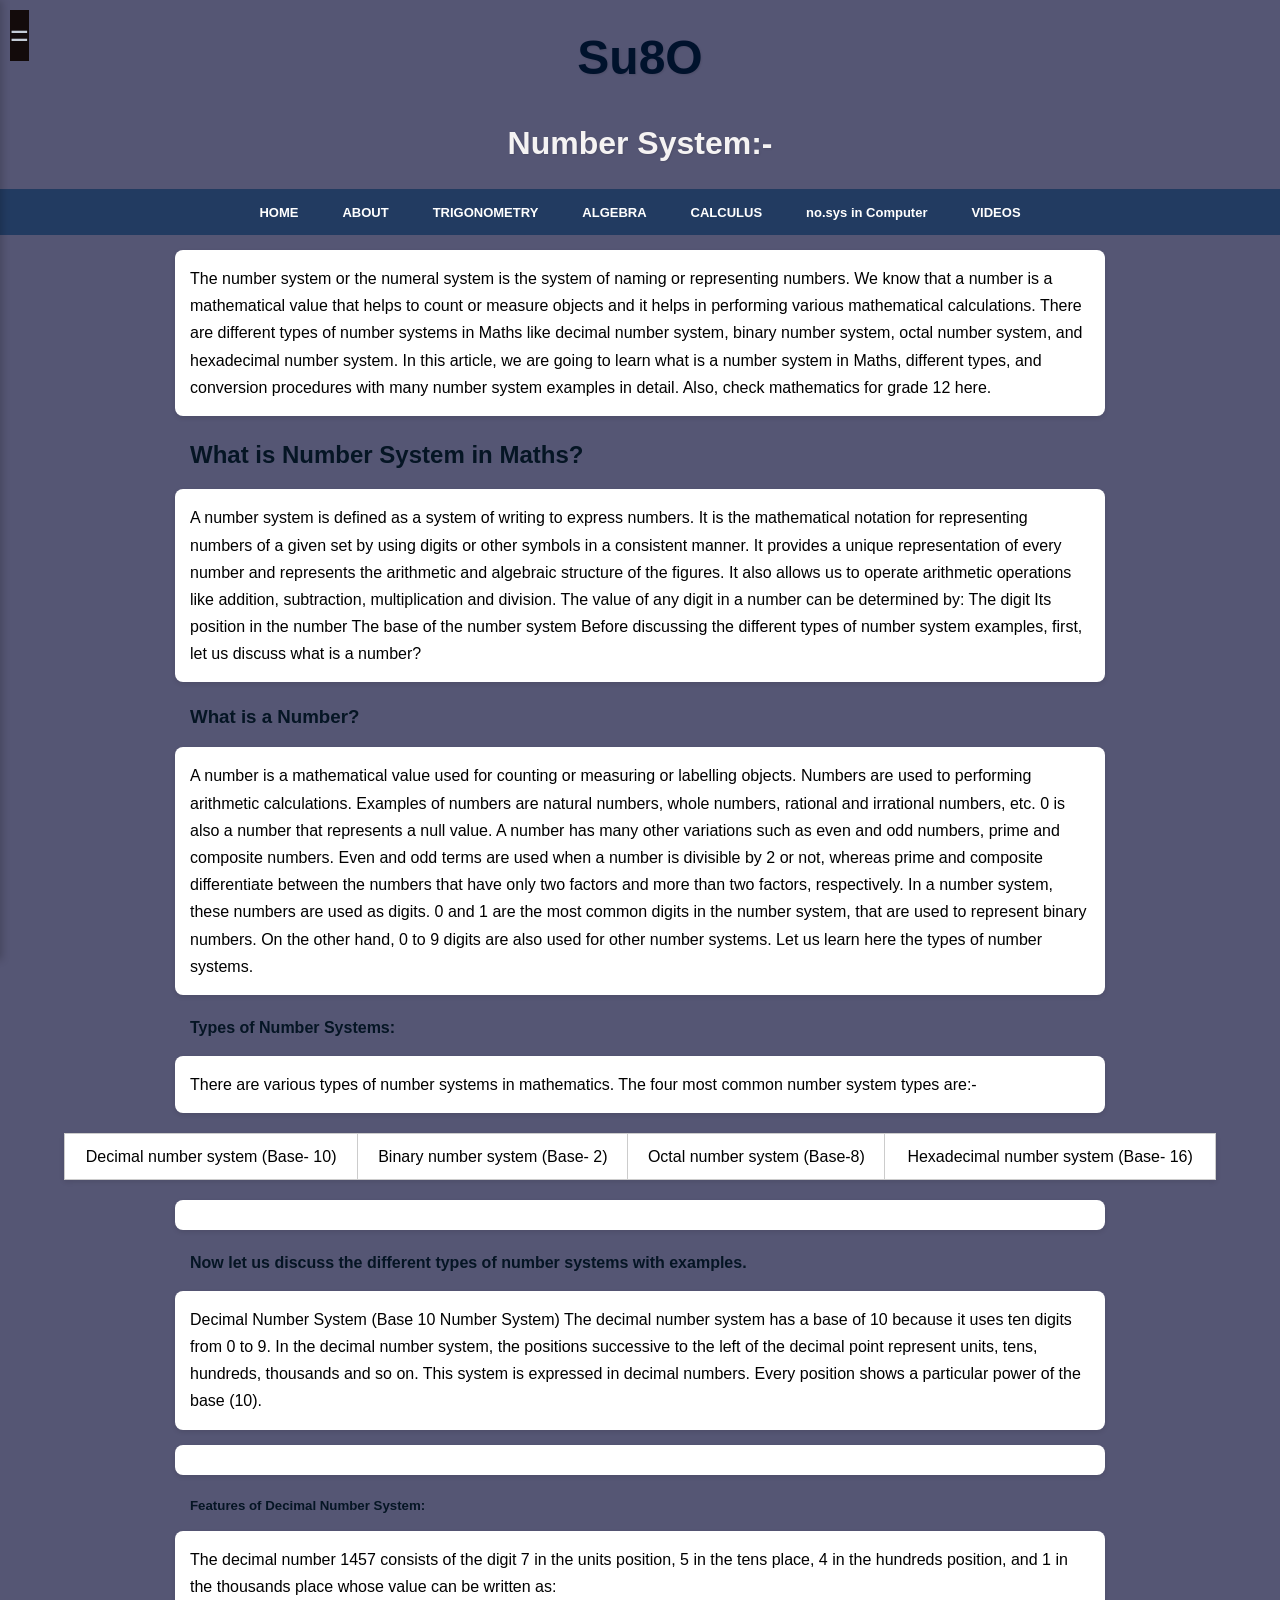
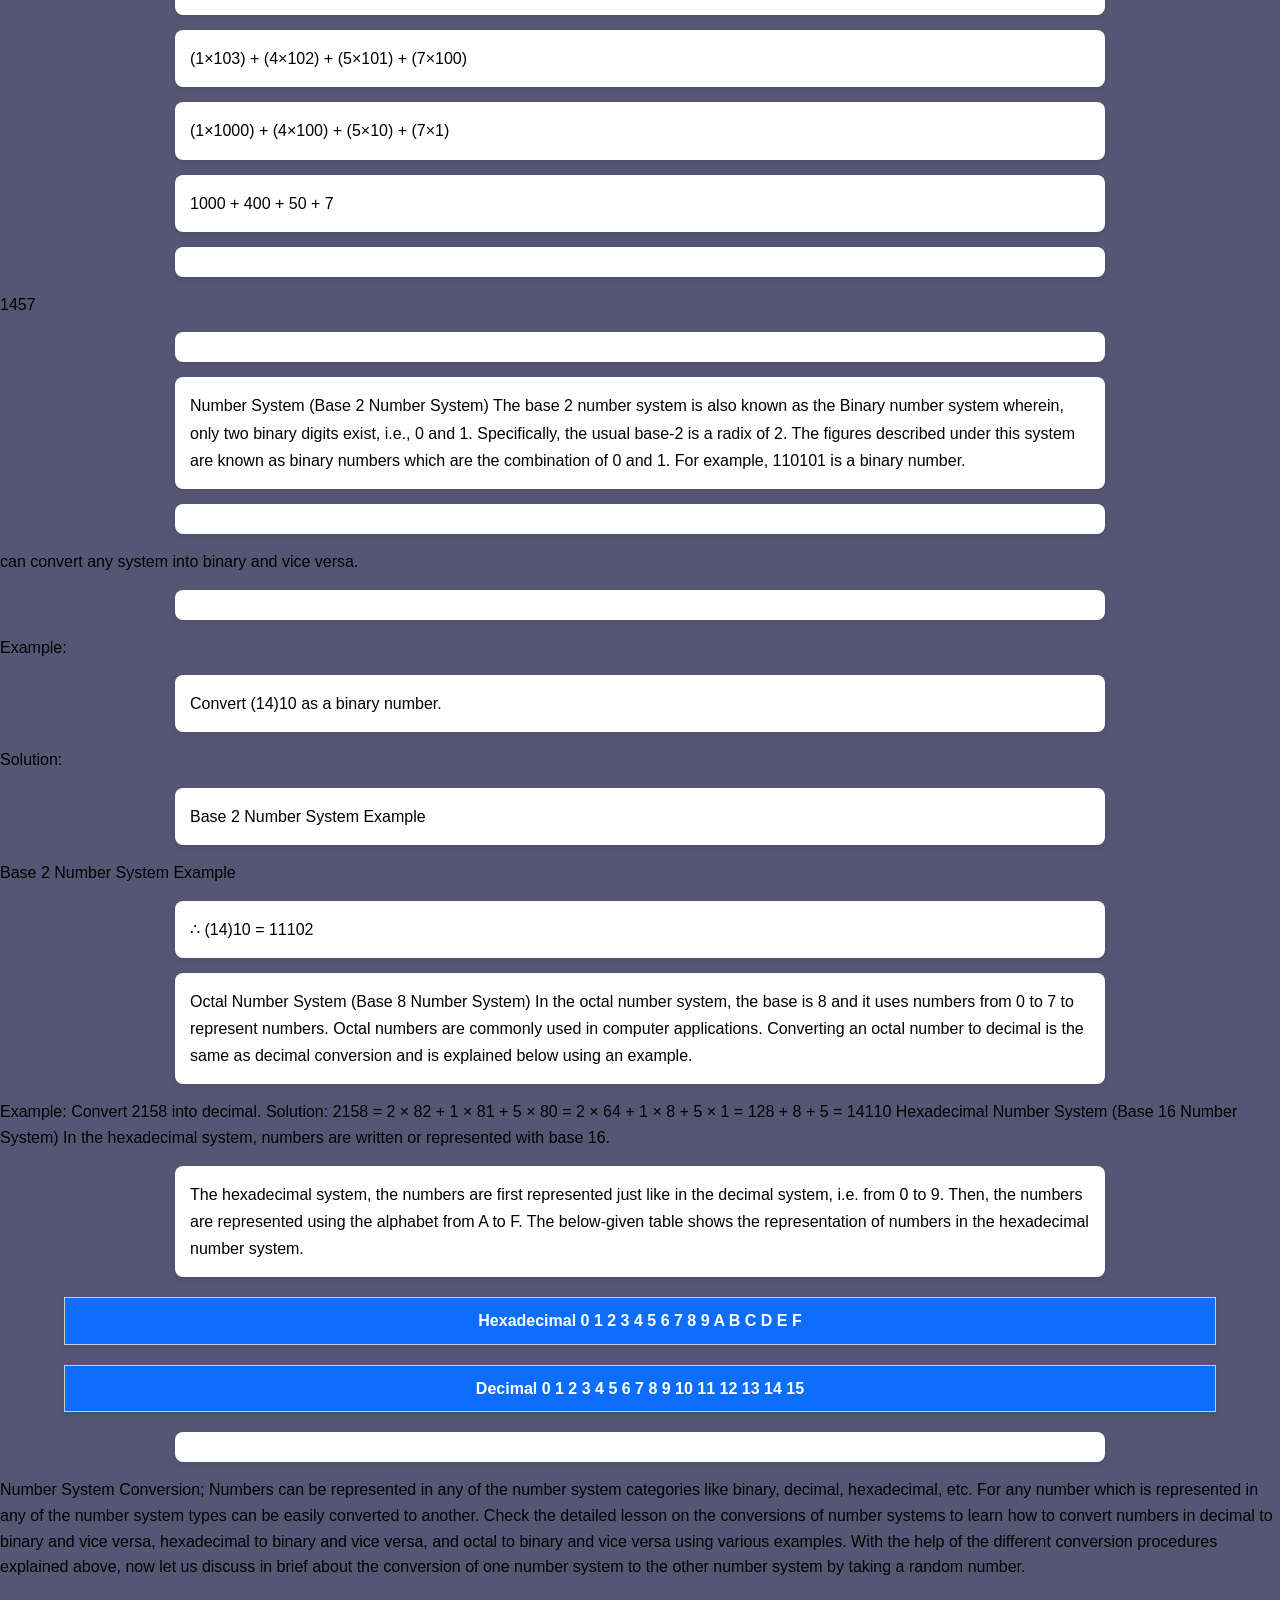
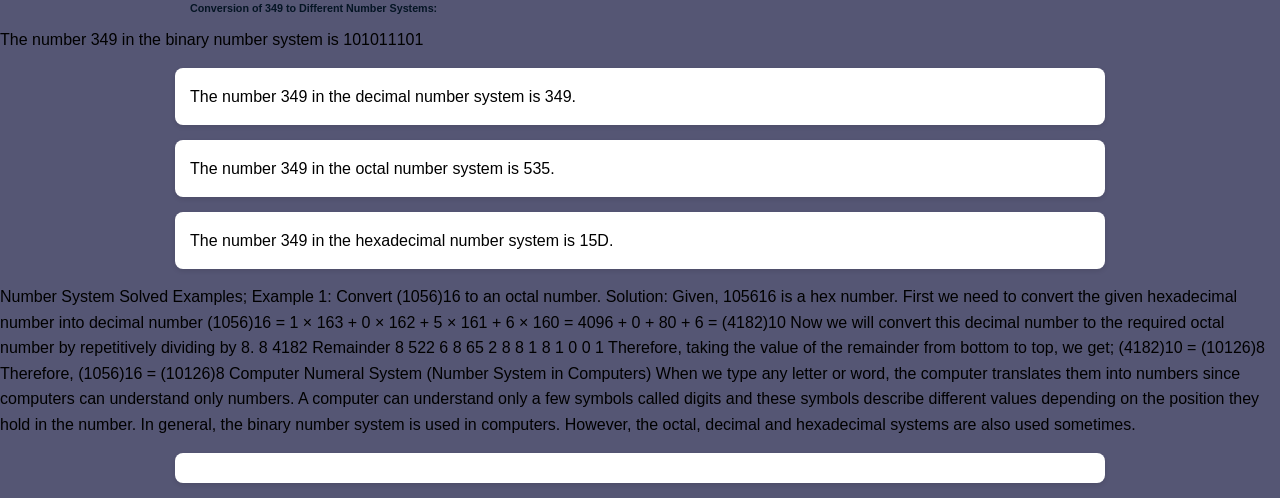
<file: index.html>
<!DOCTYPE html>
<html lang="en">
<head>
    <meta charset="UTF-8">
    <meta name="viewport" content="width=device-width, initial-scale=1.">
    <title>NEW's PEOPLE</title>
    <link rel="stylesheet" href="style.css">
</head>
<body>
    <h1 class="me">Su8O</h1>
    <h1>Number System:-</h1>
    <input type="checkbox" id="check">
    <label for="check" class="overlay"></label>
    <label for="check" class="menu">=</label>
    <div class="sidebar">
    <label for="check" class="close">x</label>
    <a href="mvm.html">CHINA</a>
    <a href="nym.html">USA</a>
    <a href="prime.html">ENGLAND</a>
    <a href="even.html">INDIA</a>
    <a href="odd.html">JAPAN</a>
    <a href="composite.html">RUSSIA</a>
    </div><div class="header"></div>
<nav>
    
        <ul>
            <li><a href="index.html">HOME</a></li>
            <li><a href="about.html">ABOUT</a></li>
            <li><a href="trigo.html">TRIGONOMETRY</a></li>
            <li><a href="algebra.html">ALGEBRA</a></li>
            <li><a href="cal.html">CALCULUS</a></li>
            <li><a href="no.html">no.sys in  Computer</a></li>
            <li><a href="vi.html">VIDEOS</a></li>
        </ul>
         </nav>
    <p>The number system or the numeral system is the system of naming or representing numbers. We know that a number is a mathematical value that helps to count or measure objects and it helps in performing various mathematical calculations. There are different types of number systems in Maths like decimal number system, binary number system, octal number system, and hexadecimal number system. In this article, we are going to learn what is a number system in Maths, different types, and conversion procedures with many number system examples in detail. Also, check mathematics for grade 12 here.</p>


<h2> What is Number System in Maths?</h2>
<p>A number system is defined as a system of writing to express numbers. It is the mathematical notation for representing numbers of a given set by using digits or other symbols in a consistent manner. It provides a unique representation of every number and represents the arithmetic and algebraic structure of the figures. It also allows us to operate arithmetic operations like addition, subtraction, multiplication and division.

The value of any digit in a number can be determined by:

The digit
Its position in the number
The base of the number system
Before discussing the different types of number system examples, first, let us discuss what is a number?</P>

<h3>What is a Number?</h3>
<p>A number is a mathematical value used for counting or measuring or labelling objects. Numbers are used to performing arithmetic calculations.  Examples of numbers are natural numbers, whole numbers, rational and irrational numbers, etc. 0 is also a number that represents a null value. 

A number has many other variations such as even and odd numbers, prime and composite numbers. Even and odd terms are used when a number is divisible by 2 or not, whereas prime and composite differentiate between the numbers that have only two factors and more than two factors, respectively.

In a number system, these numbers are used as digits. 0 and 1 are the most common digits in the number system, that are used to represent binary numbers. On the other hand, 0 to 9 digits are also used for other number systems. Let us learn here the types of number systems.</p>


<h4>Types of Number Systems:</h4>
<p>There are various types of number systems in mathematics. The four most common number system types are:-
   <table>    
    <tbody>
<tr>
    <td>Decimal number system (Base- 10)</td>
    <td>Binary number system (Base- 2)</td>
    <td>Octal number system (Base-8)</td>
    <td>Hexadecimal number system (Base- 16)</td>
</tr>
</tbody>
</table>
</p>

<h4>Now let us discuss the different types of number systems with examples.</h4>

<p>Decimal Number System (Base 10 Number System)
The decimal number system has a base of 10 because it uses ten digits from 0 to 9. In the decimal number system, the positions successive to the left of the decimal point represent units, tens, hundreds, thousands and so on. This system is expressed in decimal numbers. Every position shows a particular power of the base (10).<p>

<h5>Features of Decimal Number System:</h5>

<p>The decimal number 1457 consists of the digit 7 in the units position, 5 in the tens place, 4 in the hundreds position, and 1 in the thousands place whose value can be written as:

<p>(1×103) + (4×102) + (5×101) + (7×100)</p>

<p>(1×1000) + (4×100) + (5×10) + (7×1)</p>

<p>1000 + 400 + 50 + 7</p>

</p>1457</p>

<p> Number System (Base 2 Number System)
The base 2 number system is also known as the Binary number system wherein, only two binary digits exist, i.e., 0 and 1. Specifically, the usual base-2 is a radix of 2. The figures described under this system are known as binary numbers which are the combination of 0 and 1. For example, 110101 is a binary number.</p>

</p> can convert any system into binary and vice versa.</p>

Example:

<p>Convert (14)10 as a binary number.</p>

Solution:

<p>Base 2 Number System Example</p>
Base 2 Number System Example

<p>∴ (14)10 = 11102</p>

<p>Octal Number System (Base 8 Number System)
In the octal number system, the base is 8 and it uses numbers from 0 to 7 to represent numbers. Octal numbers are commonly used in computer applications. Converting an octal number to decimal is the same as decimal conversion and is explained below using an example.</p>

Example: Convert 2158 into decimal.

Solution:

2158 = 2 × 82 + 1 × 81 + 5 × 80

= 2 × 64 + 1 × 8 + 5 × 1

= 128 + 8 + 5

= 14110

Hexadecimal Number System (Base 16 Number System)
In the hexadecimal system, numbers are written or represented with base 16. 
<p>The hexadecimal system, the numbers are first represented just like in the decimal system, i.e. from 0 to 9. Then, the numbers are represented using the alphabet from A to F. The below-given table shows the representation of numbers in the hexadecimal number system.</p>
<table> 
<th>Hexadecimal	0	1	2	3	4	5	6	7	8	9	A	B	C	D	E	F</th></table>

    <table>
        <th>
Decimal	0	1	2	3	4	5	6	7	8	9	10	11	12	13	14	15</th>
</table>
</p>


<th>Number System Conversion;</th>
Numbers can be represented in any of the number system categories like binary, decimal, hexadecimal, etc.
 <th>For any number which is represented in any of the number system types can be easily converted to another. Check the detailed lesson on the conversions of number systems to learn how to convert numbers in decimal to binary and vice versa, hexadecimal to binary and vice versa, and octal to binary and vice versa using various examples.</th>

With the help of the different conversion procedures explained above, now let us discuss in brief about the conversion of one number system to the other number system by taking a random number.

<h6>Conversion of 349 to Different Number Systems:</h6>

The number 349 in the binary number system is 101011101

<p>The number 349 in the decimal number system is 349.</p>
<p>The number 349 in the octal number system is 535.</p>
<p>The number 349 in the hexadecimal number system is 15D.</p>


Number System Solved Examples;
Example 1:

Convert (1056)16 to an octal number.

Solution:

Given, 105616 is a hex number.

First we need to convert the given hexadecimal number into decimal number

(1056)16

= 1 × 163 + 0 × 162 + 5 × 161 + 6 × 160

= 4096 + 0 + 80 + 6

= (4182)10

<th>Now we will convert this decimal number to the required octal number by repetitively dividing by 8.</th>

8	4182	Remainder
8	522	6
8	65	2
8	8	1
8	1	0
0	1
Therefore, taking the value of the remainder from bottom to top, we get;

(4182)10 = (10126)8

Therefore, 

(1056)16 = (10126)8



Computer Numeral System (Number System in Computers)
When we type any letter or word, the computer translates them into numbers since computers can understand only numbers. A computer can understand only a few symbols called digits and these symbols describe different values depending on the position they hold in the number. In general, the binary number system is used in computers. However, the octal, decimal and hexadecimal systems are also used sometimes.</p>
</div>
</body>
</html>
</file>
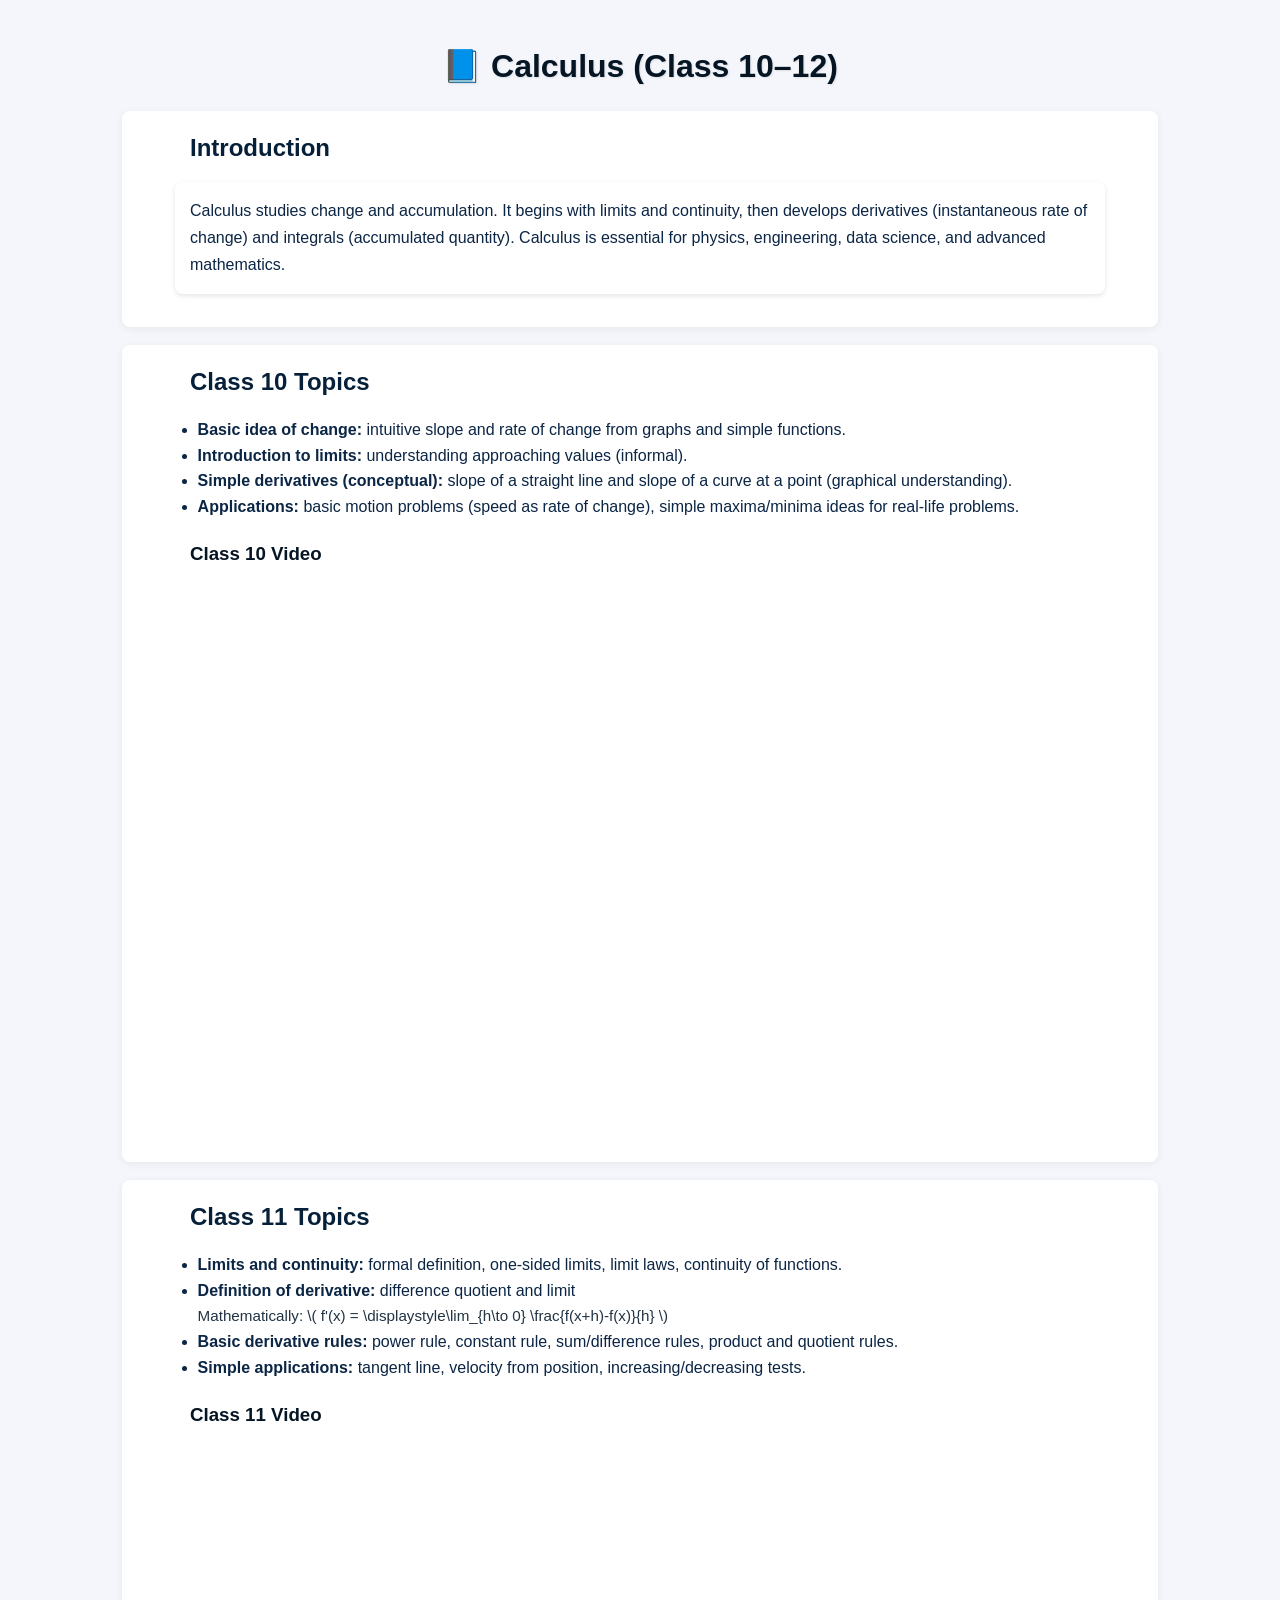
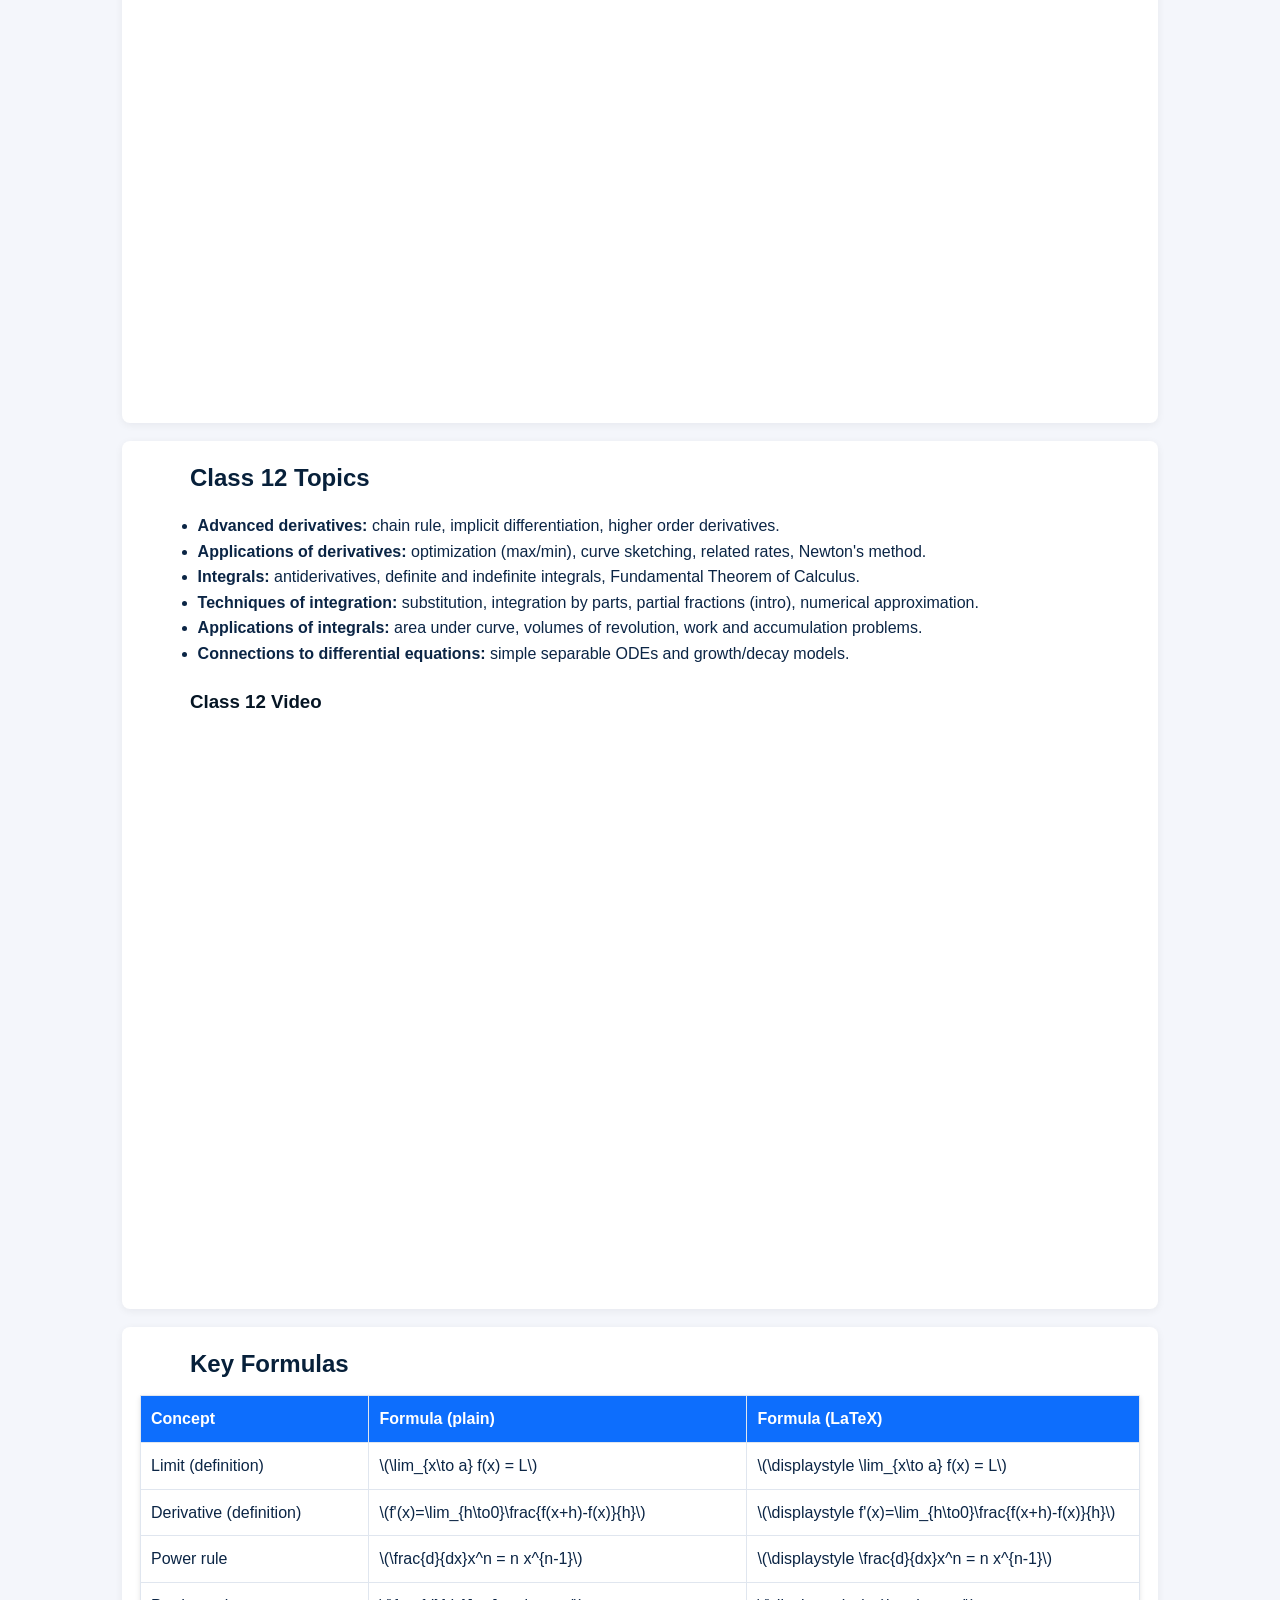
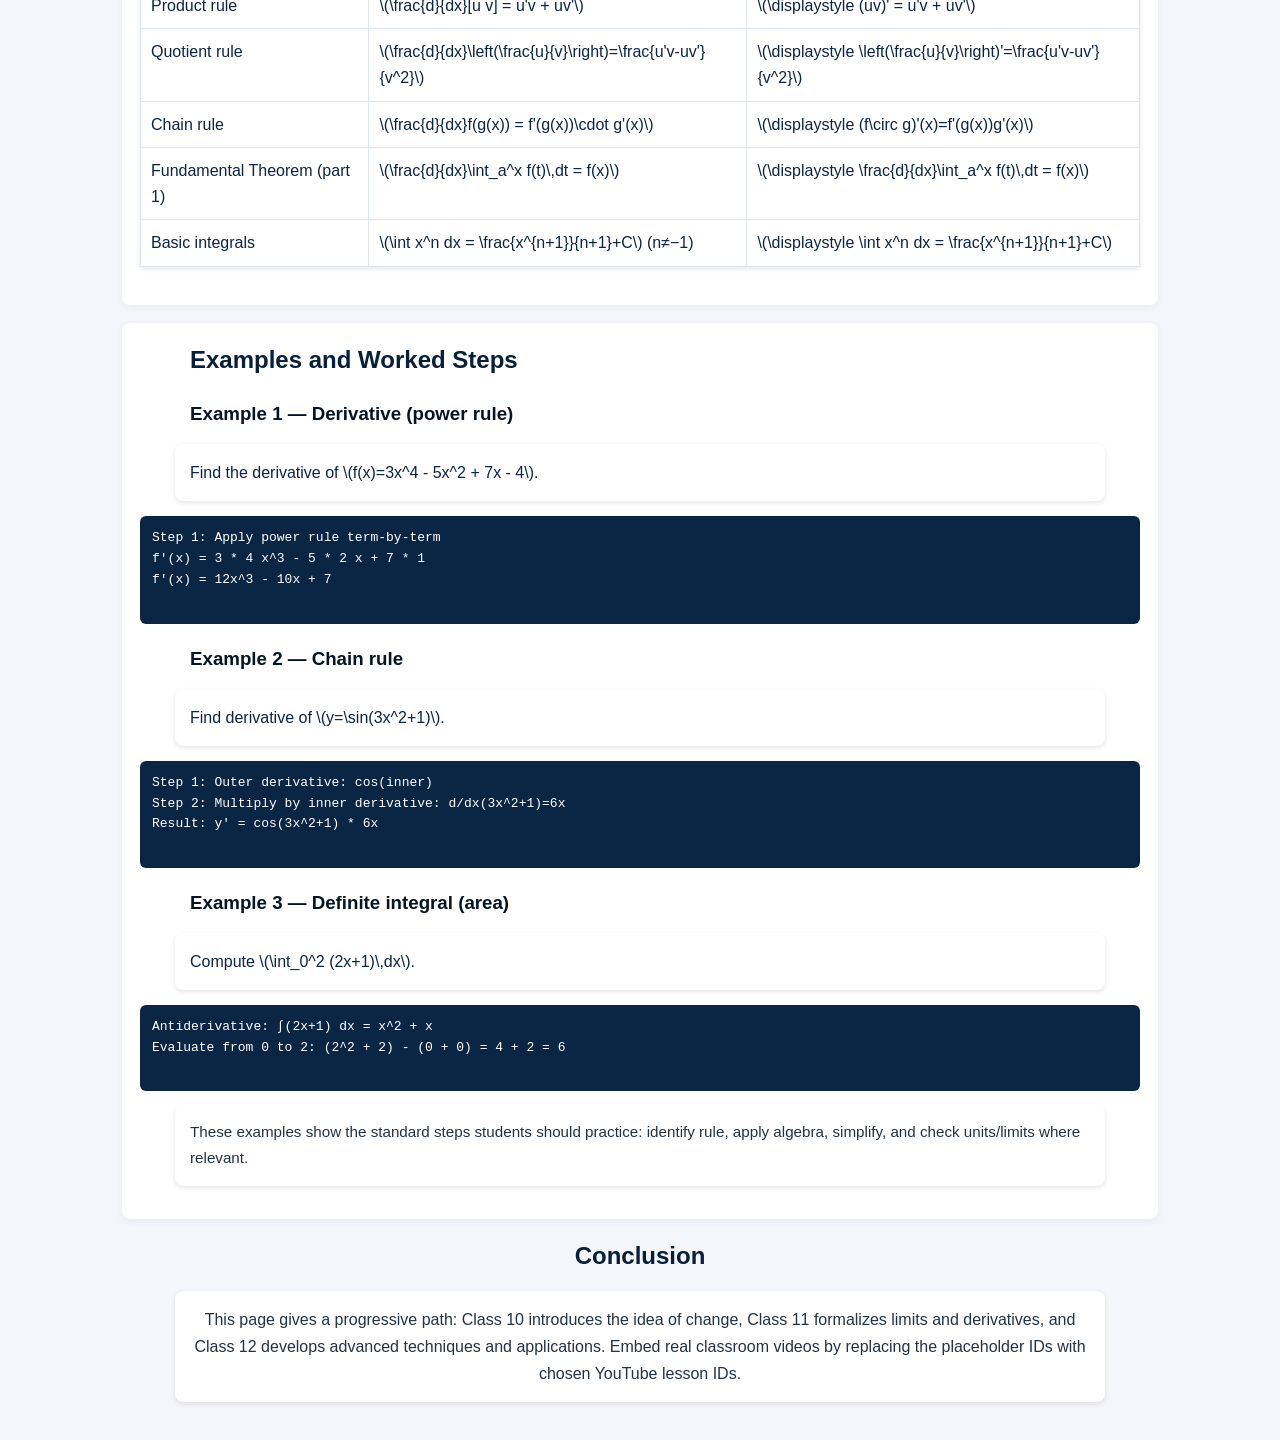
<file: cal.html>
<!DOCTYPE html>
<html lang="en">
<head>
  <meta charset="utf-8" />
  <meta name="viewport" content="width=device-width,initial-scale=1" />
  <title>Calculus (Class 10–12)</title>
  <link rel="stylesheet" href="style.css" />
  <style>
    /* Basic page styling (add to your style.css or keep here) */
    body { font-family: 'Segoe UI', Arial, sans-serif; margin: 0; padding: 20px; background:#f4f6fb; color:#0b2545; line-height:1.6; }
    header h1 { text-align:center; font-size:2rem; margin-bottom:10px;color:#051524; }
    section { max-width:1000px; margin:18px auto; background:#fff; padding:18px; border-radius:8px; box-shadow:0 2px 8px rgba(10,20,40,0.06); }
    h2 { margin-top:0; color:#07203a; }
    ul { margin-left:1.1rem; }
    table { width:100%; border-collapse:collapse; margin-top:12px; }
    th, td { border:1px solid #e0e6ef; padding:10px; text-align:left; vertical-align:top; }
    th { background:#0d6efd; color:#fff; }
    .video-wrap { display:flex; gap:12px; flex-wrap:wrap; margin-top:12px; }
    .video { flex:1 1 320px; min-width:280px; }
    .responsive-iframe { width:100%; height:0; padding-bottom:56.25%; position:relative; }
    .responsive-iframe iframe { position:absolute; width:100%; height:100%; left:0; top:0; border:0; }
    pre.example { background:#0b2545; color:#fff; padding:12px; border-radius:6px; overflow:auto; }
    .note { font-size:0.95rem; color:#234; margin-top:8px; }
    @media (max-width:600px) { body { padding:12px; } header h1 { font-size:1.4rem; } }
  </style>
</head>
<body>
  <header>
    <h1>📘 Calculus (Class 10–12)</h1>
  </header>

  <section>
    <h2>Introduction</h2>
    <p>
      Calculus studies change and accumulation. It begins with limits and continuity, then develops derivatives (instantaneous rate of change) and integrals (accumulated quantity). Calculus is essential for physics, engineering, data science, and advanced mathematics.
    </p>
  </section>

  <section>
    <h2>Class 10 Topics</h2>
    <ul>
      <li><strong>Basic idea of change:</strong> intuitive slope and rate of change from graphs and simple functions.</li>
      <li><strong>Introduction to limits:</strong> understanding approaching values (informal).</li>
      <li><strong>Simple derivatives (conceptual):</strong> slope of a straight line and slope of a curve at a point (graphical understanding).</li>
      <li><strong>Applications:</strong> basic motion problems (speed as rate of change), simple maxima/minima ideas for real-life problems.</li>
    </ul>
    <h3>Class 10 Video</h3>
    <div class="video-wrap">
      <div class="video">
        <div class="responsive-iframe">
          <iframe src="https://www.youtube.com/embed/VIDEO_ID_CLASS10" title="Calculus Intro for Class 10" allowfullscreen></iframe>
        </div>
      </div>
    </div>
  </section>

  <section>
    <h2>Class 11 Topics</h2>
    <ul>
      <li><strong>Limits and continuity:</strong> formal definition, one-sided limits, limit laws, continuity of functions.</li>
      <li><strong>Definition of derivative:</strong> difference quotient and limit
        <br />
        <span class="note">Mathematically: \( f'(x) = \displaystyle\lim_{h\to 0} \frac{f(x+h)-f(x)}{h} \)</span>
      </li>
      <li><strong>Basic derivative rules:</strong> power rule, constant rule, sum/difference rules, product and quotient rules.</li>
      <li><strong>Simple applications:</strong> tangent line, velocity from position, increasing/decreasing tests.</li>
    </ul>
    <h3>Class 11 Video</h3>
    <div class="video-wrap">
      <div class="video">
        <div class="responsive-iframe">
          <iframe src="https://www.youtube.com/embed/VIDEO_ID_CLASS11" title="Limits and Derivatives (Class 11)" allowfullscreen></iframe>
        </div>
      </div>
    </div>
  </section>

  <section>
    <h2>Class 12 Topics</h2>
    <ul>
      <li><strong>Advanced derivatives:</strong> chain rule, implicit differentiation, higher order derivatives.</li>
      <li><strong>Applications of derivatives:</strong> optimization (max/min), curve sketching, related rates, Newton's method.</li>
      <li><strong>Integrals:</strong> antiderivatives, definite and indefinite integrals, Fundamental Theorem of Calculus.</li>
      <li><strong>Techniques of integration:</strong> substitution, integration by parts, partial fractions (intro), numerical approximation.</li>
      <li><strong>Applications of integrals:</strong> area under curve, volumes of revolution, work and accumulation problems.</li>
      <li><strong>Connections to differential equations:</strong> simple separable ODEs and growth/decay models.</li>
    </ul>
    <h3>Class 12 Video</h3>
    <div class="video-wrap">
      <div class="video">
        <div class="responsive-iframe">
          <iframe src="https://www.youtube.com/embed/VIDEO_ID_CLASS12" title="Calculus Advanced (Class 12)" allowfullscreen></iframe>
        </div>
      </div>
    </div>
  </section>

  <section>
    <h2>Key Formulas</h2>
    <table>
      <tr>
        <th>Concept</th>
        <th>Formula (plain)</th>
        <th>Formula (LaTeX)</th>
      </tr>
      <tr>
        <td>Limit (definition)</td>
        <td>\(\lim_{x\to a} f(x) = L\)</td>
        <td>\(\displaystyle \lim_{x\to a} f(x) = L\)</td>
      </tr>
      <tr>
        <td>Derivative (definition)</td>
        <td>\(f'(x)=\lim_{h\to0}\frac{f(x+h)-f(x)}{h}\)</td>
        <td>\(\displaystyle f'(x)=\lim_{h\to0}\frac{f(x+h)-f(x)}{h}\)</td>
      </tr>
      <tr>
        <td>Power rule</td>
        <td>\(\frac{d}{dx}x^n = n x^{n-1}\)</td>
        <td>\(\displaystyle \frac{d}{dx}x^n = n x^{n-1}\)</td>
      </tr>
      <tr>
        <td>Product rule</td>
        <td>\(\frac{d}{dx}[u v] = u'v + uv'\)</td>
        <td>\(\displaystyle (uv)' = u'v + uv'\)</td>
      </tr>
      <tr>
        <td>Quotient rule</td>
        <td>\(\frac{d}{dx}\left(\frac{u}{v}\right)=\frac{u'v-uv'}{v^2}\)</td>
        <td>\(\displaystyle \left(\frac{u}{v}\right)'=\frac{u'v-uv'}{v^2}\)</td>
      </tr>
      <tr>
        <td>Chain rule</td>
        <td>\(\frac{d}{dx}f(g(x)) = f'(g(x))\cdot g'(x)\)</td>
        <td>\(\displaystyle (f\circ g)'(x)=f'(g(x))g'(x)\)</td>
      </tr>
      <tr>
        <td>Fundamental Theorem (part 1)</td>
        <td>\(\frac{d}{dx}\int_a^x f(t)\,dt = f(x)\)</td>
        <td>\(\displaystyle \frac{d}{dx}\int_a^x f(t)\,dt = f(x)\)</td>
      </tr>
      <tr>
        <td>Basic integrals</td>
        <td>\(\int x^n dx = \frac{x^{n+1}}{n+1}+C\) (n≠−1)</td>
        <td>\(\displaystyle \int x^n dx = \frac{x^{n+1}}{n+1}+C\)</td>
      </tr>
    </table>
  </section>

  <section>
    <h2>Examples and Worked Steps</h2>

    <h3>Example 1 — Derivative (power rule)</h3>
    <p>Find the derivative of \(f(x)=3x^4 - 5x^2 + 7x - 4\).</p>
    <pre class="example">
Step 1: Apply power rule term-by-term
f'(x) = 3 * 4 x^3 - 5 * 2 x + 7 * 1
f'(x) = 12x^3 - 10x + 7
    </pre>

    <h3>Example 2 — Chain rule</h3>
    <p>Find derivative of \(y=\sin(3x^2+1)\).</p>
    <pre class="example">
Step 1: Outer derivative: cos(inner)
Step 2: Multiply by inner derivative: d/dx(3x^2+1)=6x
Result: y' = cos(3x^2+1) * 6x
    </pre>

    <h3>Example 3 — Definite integral (area)</h3>
    <p>Compute \(\int_0^2 (2x+1)\,dx\).</p>
    <pre class="example">
Antiderivative: ∫(2x+1) dx = x^2 + x
Evaluate from 0 to 2: (2^2 + 2) - (0 + 0) = 4 + 2 = 6
    </pre>

    <p class="note">
      These examples show the standard steps students should practice: identify rule, apply algebra, simplify, and check units/limits where relevant.
    </p>
  </section>

  <footer style="max-width:1000px;margin:18px auto;text-align:center;color:#234;">
    <h2>Conclusion</h2>
    <p>
      This page gives a progressive path: Class 10 introduces the idea of change, Class 11 formalizes limits and derivatives, and Class 12 develops advanced techniques and applications. Embed real classroom videos by replacing the placeholder IDs with chosen YouTube lesson IDs.
    </p>
  </footer>
</body>
</html>
</file>
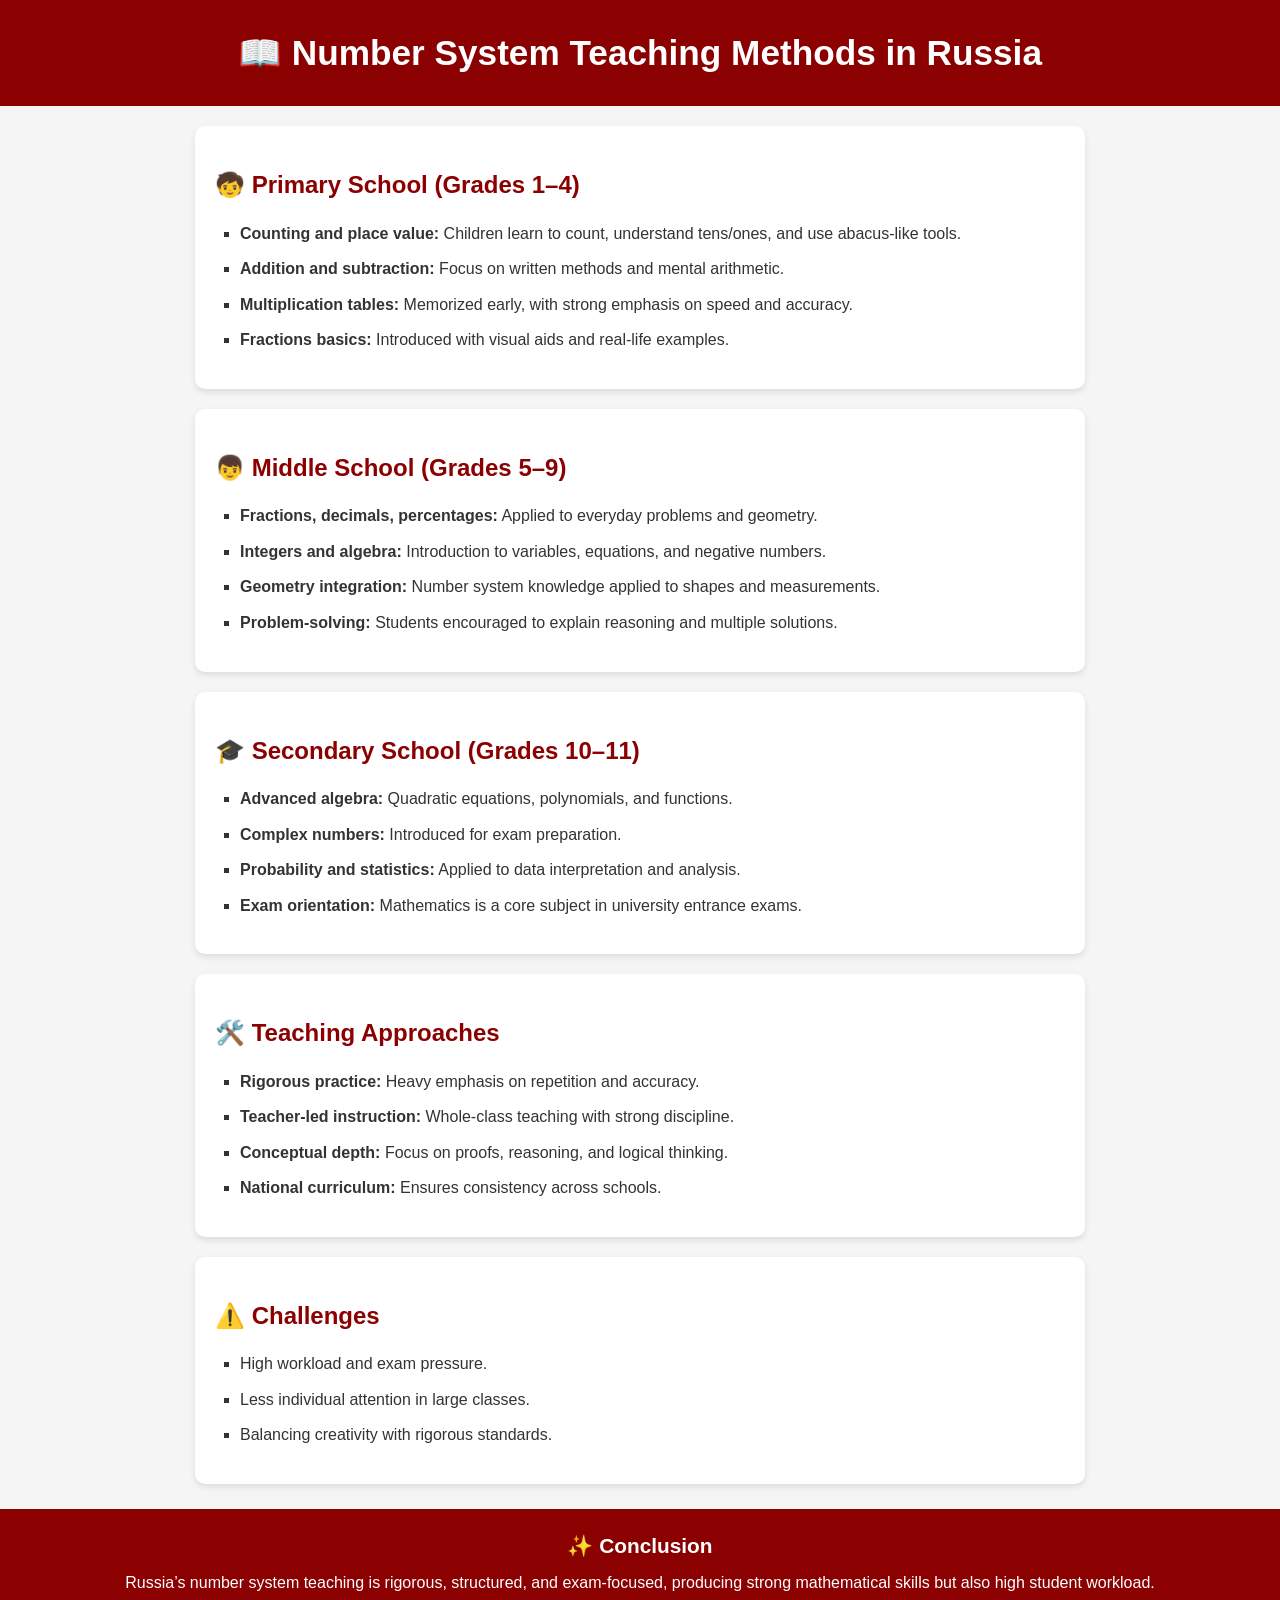
<file: composite.html>
<!DOCTYPE html>
<html lang="en">
<head>
  <meta charset="UTF-8">
  <meta name="viewport" content="width=device-width, initial-scale=1.0">
  <title>Number System Teaching in Russia</title>
  <link rel="stylesheet" href="russia.css">
</head>
<body>
  <header>
    <h1>📖 Number System Teaching Methods in Russia</h1>
  </header>

  <section>
    <h2>🧒 Primary School (Grades 1–4)</h2>
    <ul>
      <li><strong>Counting and place value:</strong> Children learn to count, understand tens/ones, and use abacus-like tools.</li>
      <li><strong>Addition and subtraction:</strong> Focus on written methods and mental arithmetic.</li>
      <li><strong>Multiplication tables:</strong> Memorized early, with strong emphasis on speed and accuracy.</li>
      <li><strong>Fractions basics:</strong> Introduced with visual aids and real-life examples.</li>
    </ul>
  </section>

  <section>
    <h2>👦 Middle School (Grades 5–9)</h2>
    <ul>
      <li><strong>Fractions, decimals, percentages:</strong> Applied to everyday problems and geometry.</li>
      <li><strong>Integers and algebra:</strong> Introduction to variables, equations, and negative numbers.</li>
      <li><strong>Geometry integration:</strong> Number system knowledge applied to shapes and measurements.</li>
      <li><strong>Problem-solving:</strong> Students encouraged to explain reasoning and multiple solutions.</li>
    </ul>
  </section>

  <section>
    <h2>🎓 Secondary School (Grades 10–11)</h2>
    <ul>
      <li><strong>Advanced algebra:</strong> Quadratic equations, polynomials, and functions.</li>
      <li><strong>Complex numbers:</strong> Introduced for exam preparation.</li>
      <li><strong>Probability and statistics:</strong> Applied to data interpretation and analysis.</li>
      <li><strong>Exam orientation:</strong> Mathematics is a core subject in university entrance exams.</li>
    </ul>
  </section>

  <section>
    <h2>🛠️ Teaching Approaches</h2>
    <ul>
      <li><strong>Rigorous practice:</strong> Heavy emphasis on repetition and accuracy.</li>
      <li><strong>Teacher-led instruction:</strong> Whole-class teaching with strong discipline.</li>
      <li><strong>Conceptual depth:</strong> Focus on proofs, reasoning, and logical thinking.</li>
      <li><strong>National curriculum:</strong> Ensures consistency across schools.</li>
    </ul>
  </section>

  <section>
    <h2>⚠️ Challenges</h2>
    <ul>
      <li>High workload and exam pressure.</li>
      <li>Less individual attention in large classes.</li>
      <li>Balancing creativity with rigorous standards.</li>
    </ul>
  </section>

  <footer>
    <h2>✨ Conclusion</h2>
    <p>Russia’s number system teaching is rigorous, structured, and exam-focused, producing strong mathematical skills but also high student workload.</p>
  </footer>
</body>
</html>
</file>
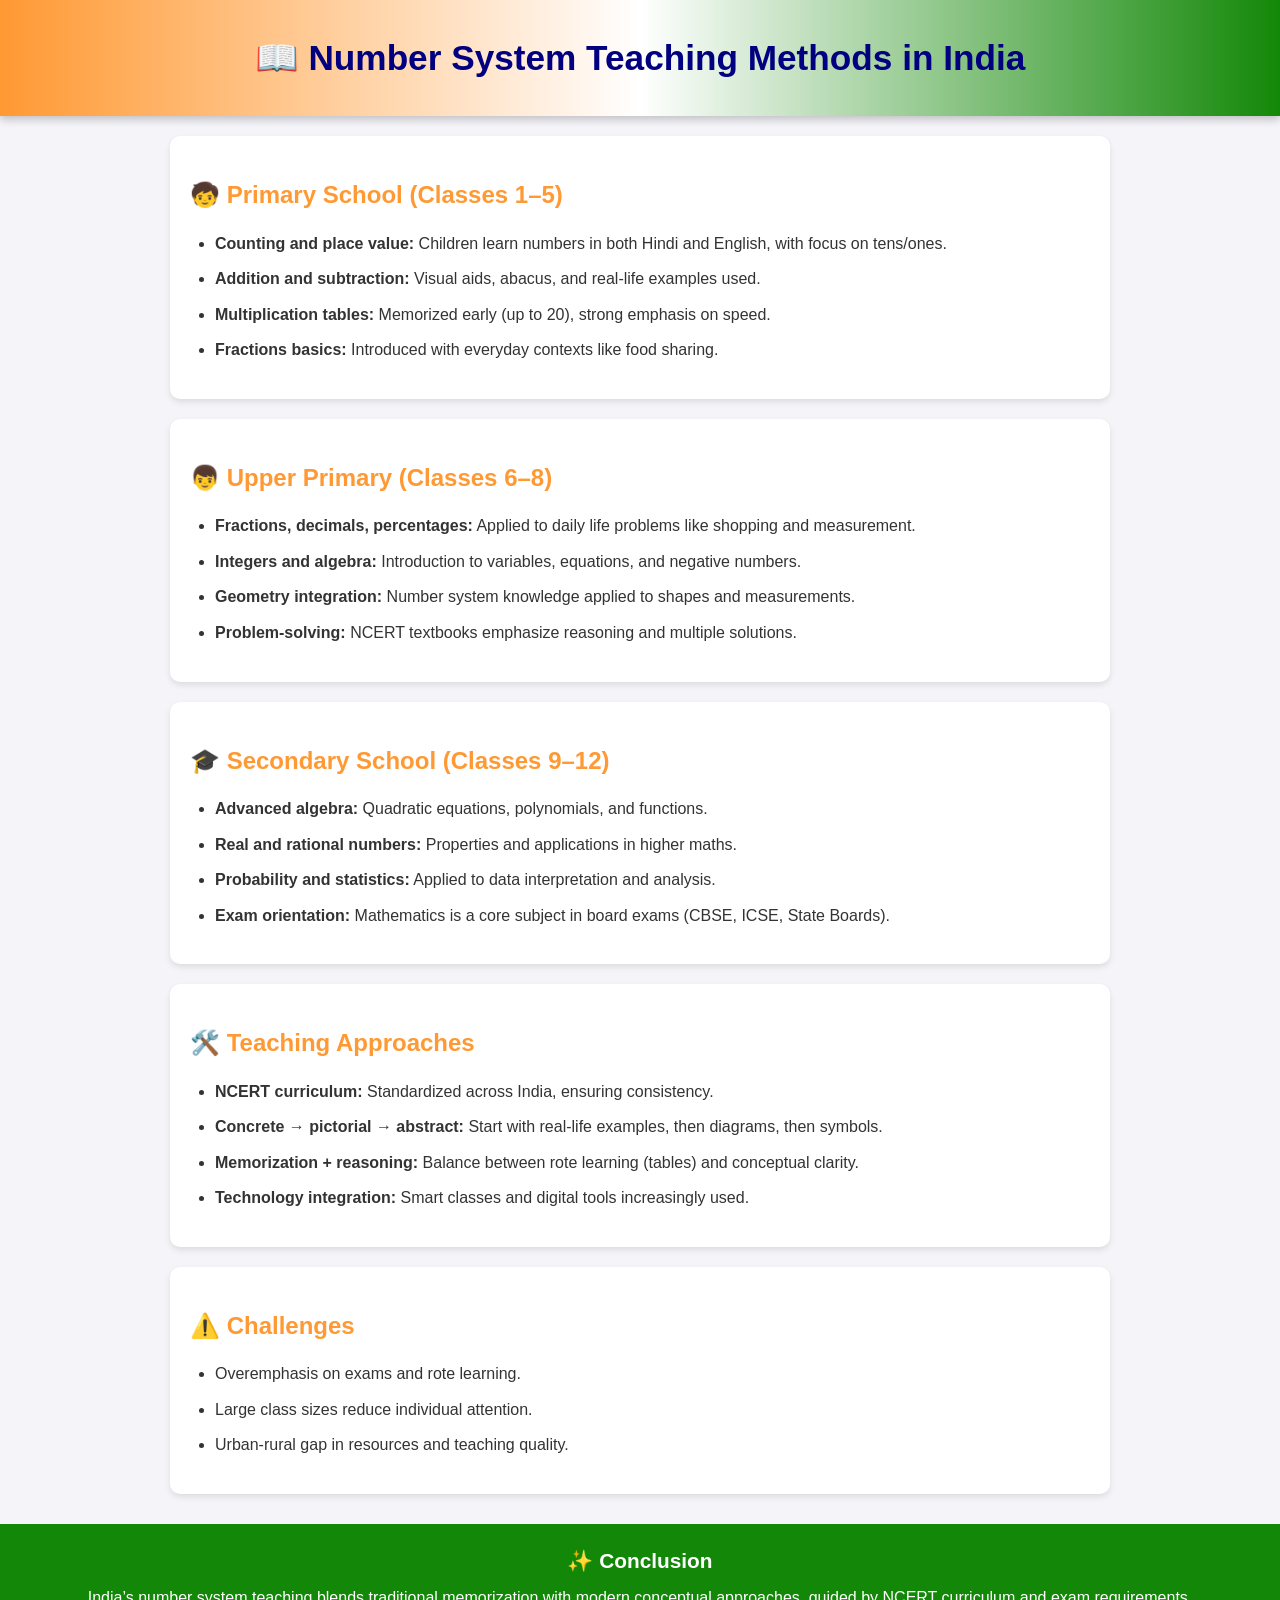
<file: even.html>
<!DOCTYPE html>
<html lang="en">
<head>
  <meta charset="UTF-8">
  <meta name="viewport" content="width=device-width, initial-scale=1.0">
  <title>Number System Teaching in India</title>
  <link rel="stylesheet" href="india.css">
</head>
<body>
  <header>
    <h1>📖 Number System Teaching Methods in India</h1>
  </header>

  <section>
    <h2>🧒 Primary School (Classes 1–5)</h2>
    <ul>
      <li><strong>Counting and place value:</strong> Children learn numbers in both Hindi and English, with focus on tens/ones.</li>
      <li><strong>Addition and subtraction:</strong> Visual aids, abacus, and real-life examples used.</li>
      <li><strong>Multiplication tables:</strong> Memorized early (up to 20), strong emphasis on speed.</li>
      <li><strong>Fractions basics:</strong> Introduced with everyday contexts like food sharing.</li>
    </ul>
  </section>

  <section>
    <h2>👦 Upper Primary (Classes 6–8)</h2>
    <ul>
      <li><strong>Fractions, decimals, percentages:</strong> Applied to daily life problems like shopping and measurement.</li>
      <li><strong>Integers and algebra:</strong> Introduction to variables, equations, and negative numbers.</li>
      <li><strong>Geometry integration:</strong> Number system knowledge applied to shapes and measurements.</li>
      <li><strong>Problem-solving:</strong> NCERT textbooks emphasize reasoning and multiple solutions.</li>
    </ul>
  </section>

  <section>
    <h2>🎓 Secondary School (Classes 9–12)</h2>
    <ul>
      <li><strong>Advanced algebra:</strong> Quadratic equations, polynomials, and functions.</li>
      <li><strong>Real and rational numbers:</strong> Properties and applications in higher maths.</li>
      <li><strong>Probability and statistics:</strong> Applied to data interpretation and analysis.</li>
      <li><strong>Exam orientation:</strong> Mathematics is a core subject in board exams (CBSE, ICSE, State Boards).</li>
    </ul>
  </section>

  <section>
    <h2>🛠️ Teaching Approaches</h2>
    <ul>
      <li><strong>NCERT curriculum:</strong> Standardized across India, ensuring consistency.</li>
      <li><strong>Concrete → pictorial → abstract:</strong> Start with real-life examples, then diagrams, then symbols.</li>
      <li><strong>Memorization + reasoning:</strong> Balance between rote learning (tables) and conceptual clarity.</li>
      <li><strong>Technology integration:</strong> Smart classes and digital tools increasingly used.</li>
    </ul>
  </section>

  <section>
    <h2>⚠️ Challenges</h2>
    <ul>
      <li>Overemphasis on exams and rote learning.</li>
      <li>Large class sizes reduce individual attention.</li>
      <li>Urban-rural gap in resources and teaching quality.</li>
    </ul>
  </section>

  <footer>
    <h2>✨ Conclusion</h2>
    <p>India’s number system teaching blends traditional memorization with modern conceptual approaches, guided by NCERT curriculum and exam requirements.</p>
  </footer>
</body>
</html>
</file>
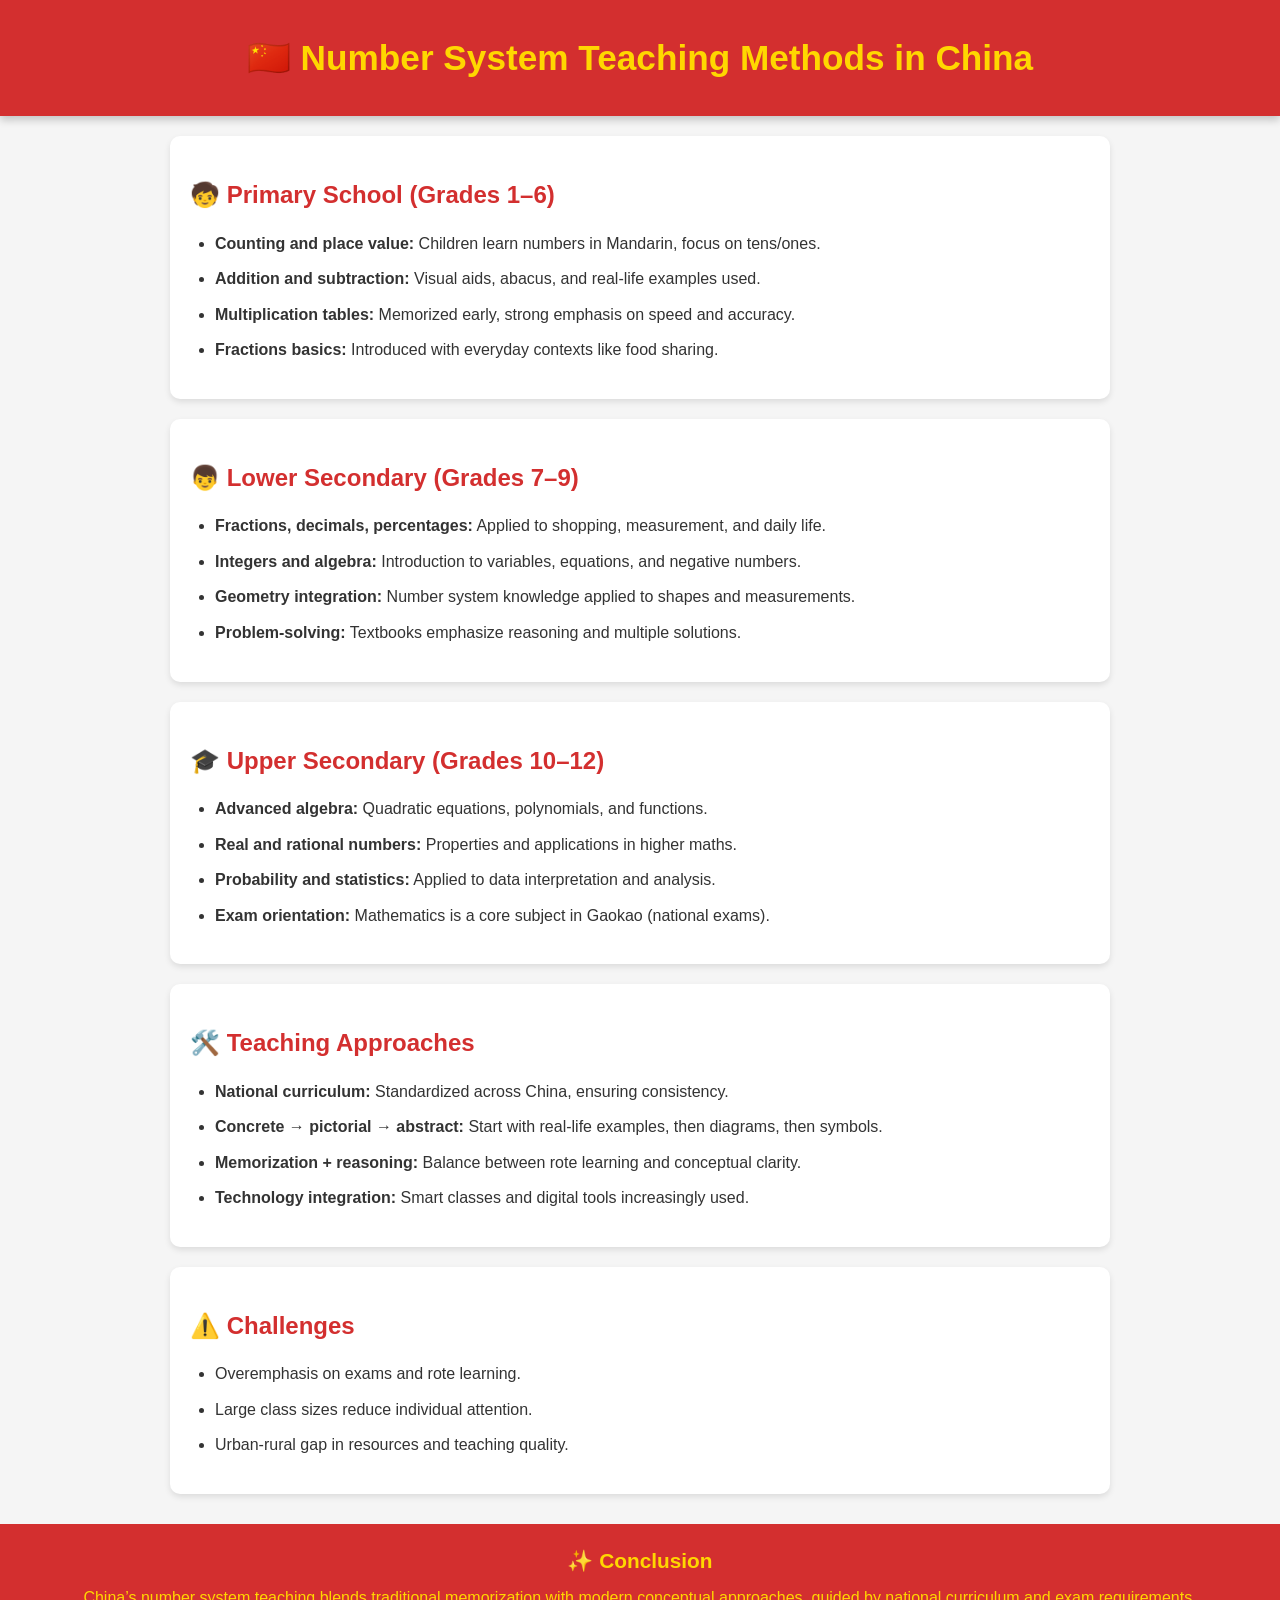
<file: mvm.html>
<!DOCTYPE html>
<html lang="en">
<head>
  <meta charset="UTF-8">
  <meta name="viewport" content="width=device-width, initial-scale=1.0">
  <title>Number System Teaching in China</title>
  <link rel="stylesheet" href="china.css">
</head>
<body>
  <header>
    <h1>🇨🇳 Number System Teaching Methods in China</h1>
  </header>

  <section>
    <h2>🧒 Primary School (Grades 1–6)</h2>
    <ul>
      <li><strong>Counting and place value:</strong> Children learn numbers in Mandarin, focus on tens/ones.</li>
      <li><strong>Addition and subtraction:</strong> Visual aids, abacus, and real-life examples used.</li>
      <li><strong>Multiplication tables:</strong> Memorized early, strong emphasis on speed and accuracy.</li>
      <li><strong>Fractions basics:</strong> Introduced with everyday contexts like food sharing.</li>
    </ul>
  </section>

  <section>
    <h2>👦 Lower Secondary (Grades 7–9)</h2>
    <ul>
      <li><strong>Fractions, decimals, percentages:</strong> Applied to shopping, measurement, and daily life.</li>
      <li><strong>Integers and algebra:</strong> Introduction to variables, equations, and negative numbers.</li>
      <li><strong>Geometry integration:</strong> Number system knowledge applied to shapes and measurements.</li>
      <li><strong>Problem-solving:</strong> Textbooks emphasize reasoning and multiple solutions.</li>
    </ul>
  </section>

  <section>
    <h2>🎓 Upper Secondary (Grades 10–12)</h2>
    <ul>
      <li><strong>Advanced algebra:</strong> Quadratic equations, polynomials, and functions.</li>
      <li><strong>Real and rational numbers:</strong> Properties and applications in higher maths.</li>
      <li><strong>Probability and statistics:</strong> Applied to data interpretation and analysis.</li>
      <li><strong>Exam orientation:</strong> Mathematics is a core subject in Gaokao (national exams).</li>
    </ul>
  </section>

  <section>
    <h2>🛠️ Teaching Approaches</h2>
    <ul>
      <li><strong>National curriculum:</strong> Standardized across China, ensuring consistency.</li>
      <li><strong>Concrete → pictorial → abstract:</strong> Start with real-life examples, then diagrams, then symbols.</li>
      <li><strong>Memorization + reasoning:</strong> Balance between rote learning and conceptual clarity.</li>
      <li><strong>Technology integration:</strong> Smart classes and digital tools increasingly used.</li>
    </ul>
  </section>

  <section>
    <h2>⚠️ Challenges</h2>
    <ul>
      <li>Overemphasis on exams and rote learning.</li>
      <li>Large class sizes reduce individual attention.</li>
      <li>Urban-rural gap in resources and teaching quality.</li>
    </ul>
  </section>

  <footer>
    <h2>✨ Conclusion</h2>
    <p>China’s number system teaching blends traditional memorization with modern conceptual approaches, guided by national curriculum and exam requirements.</p>
  </footer>
</body>
</html>
</file>
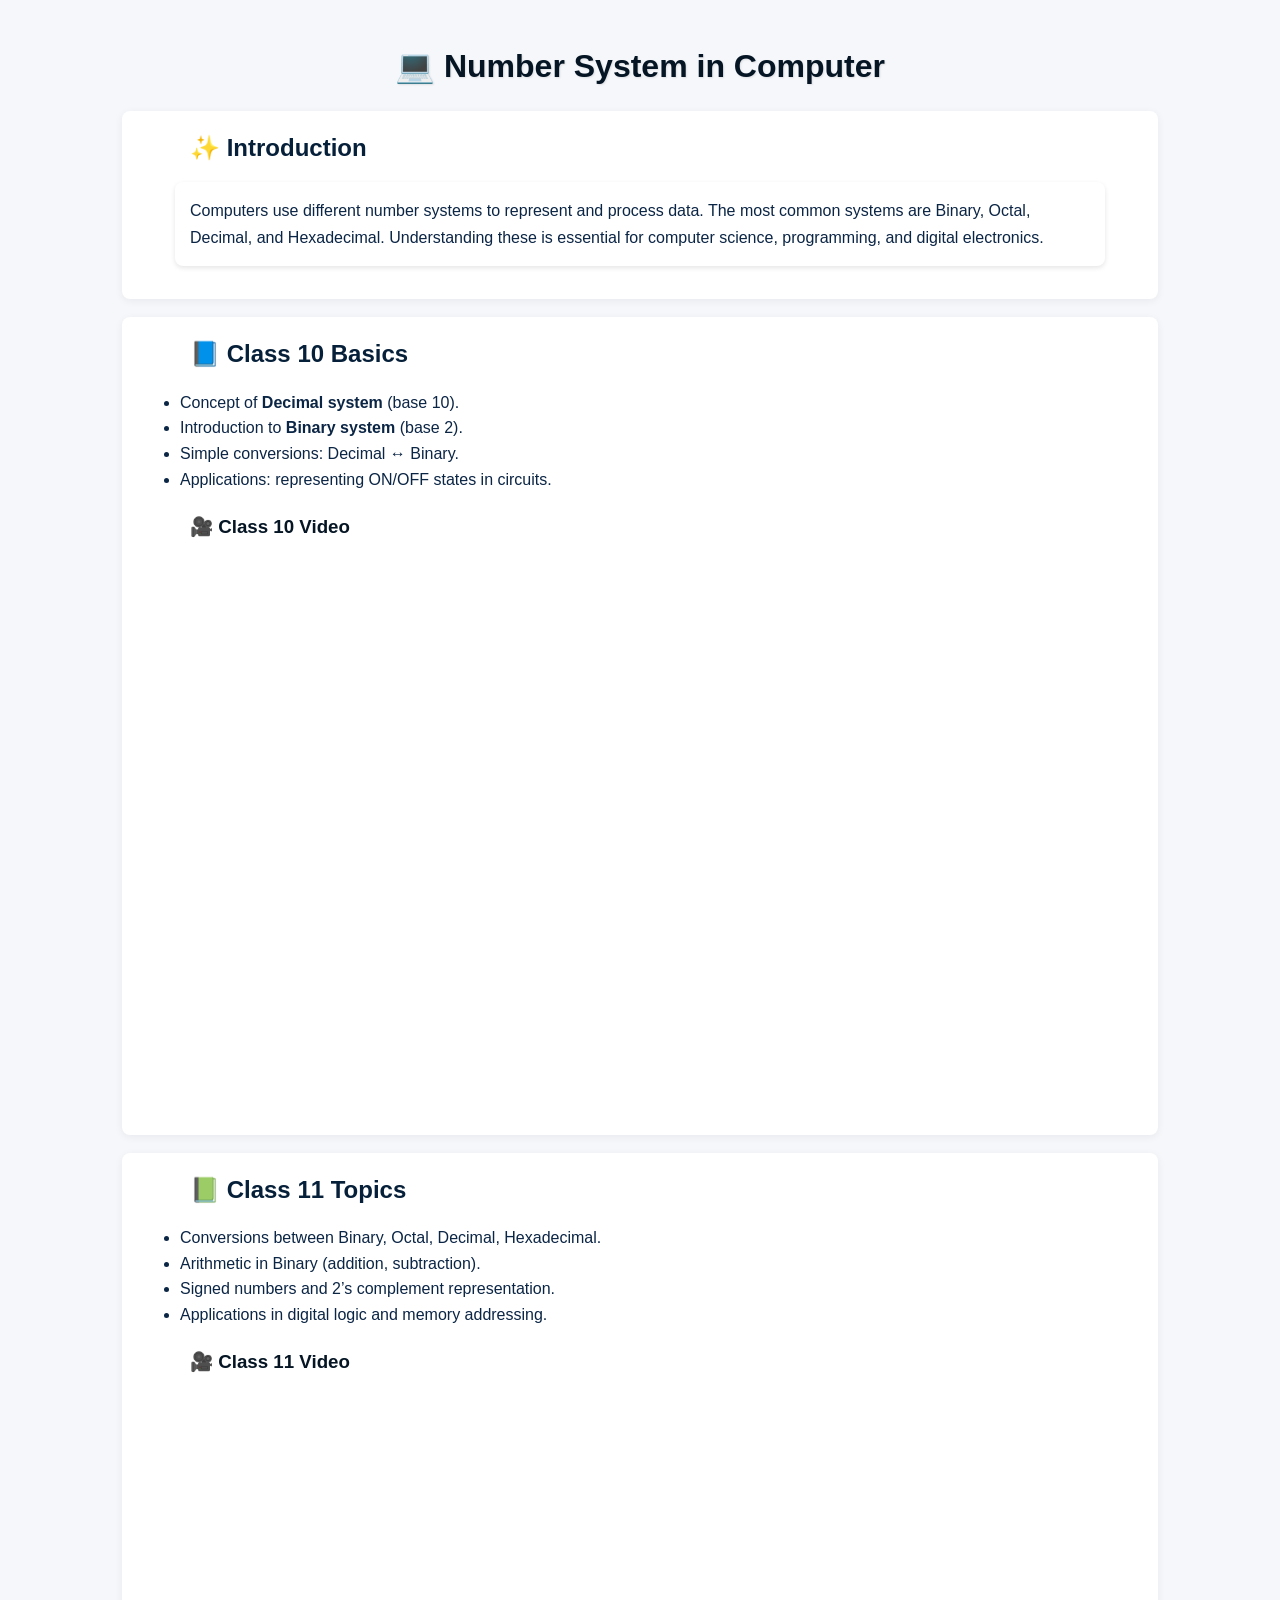
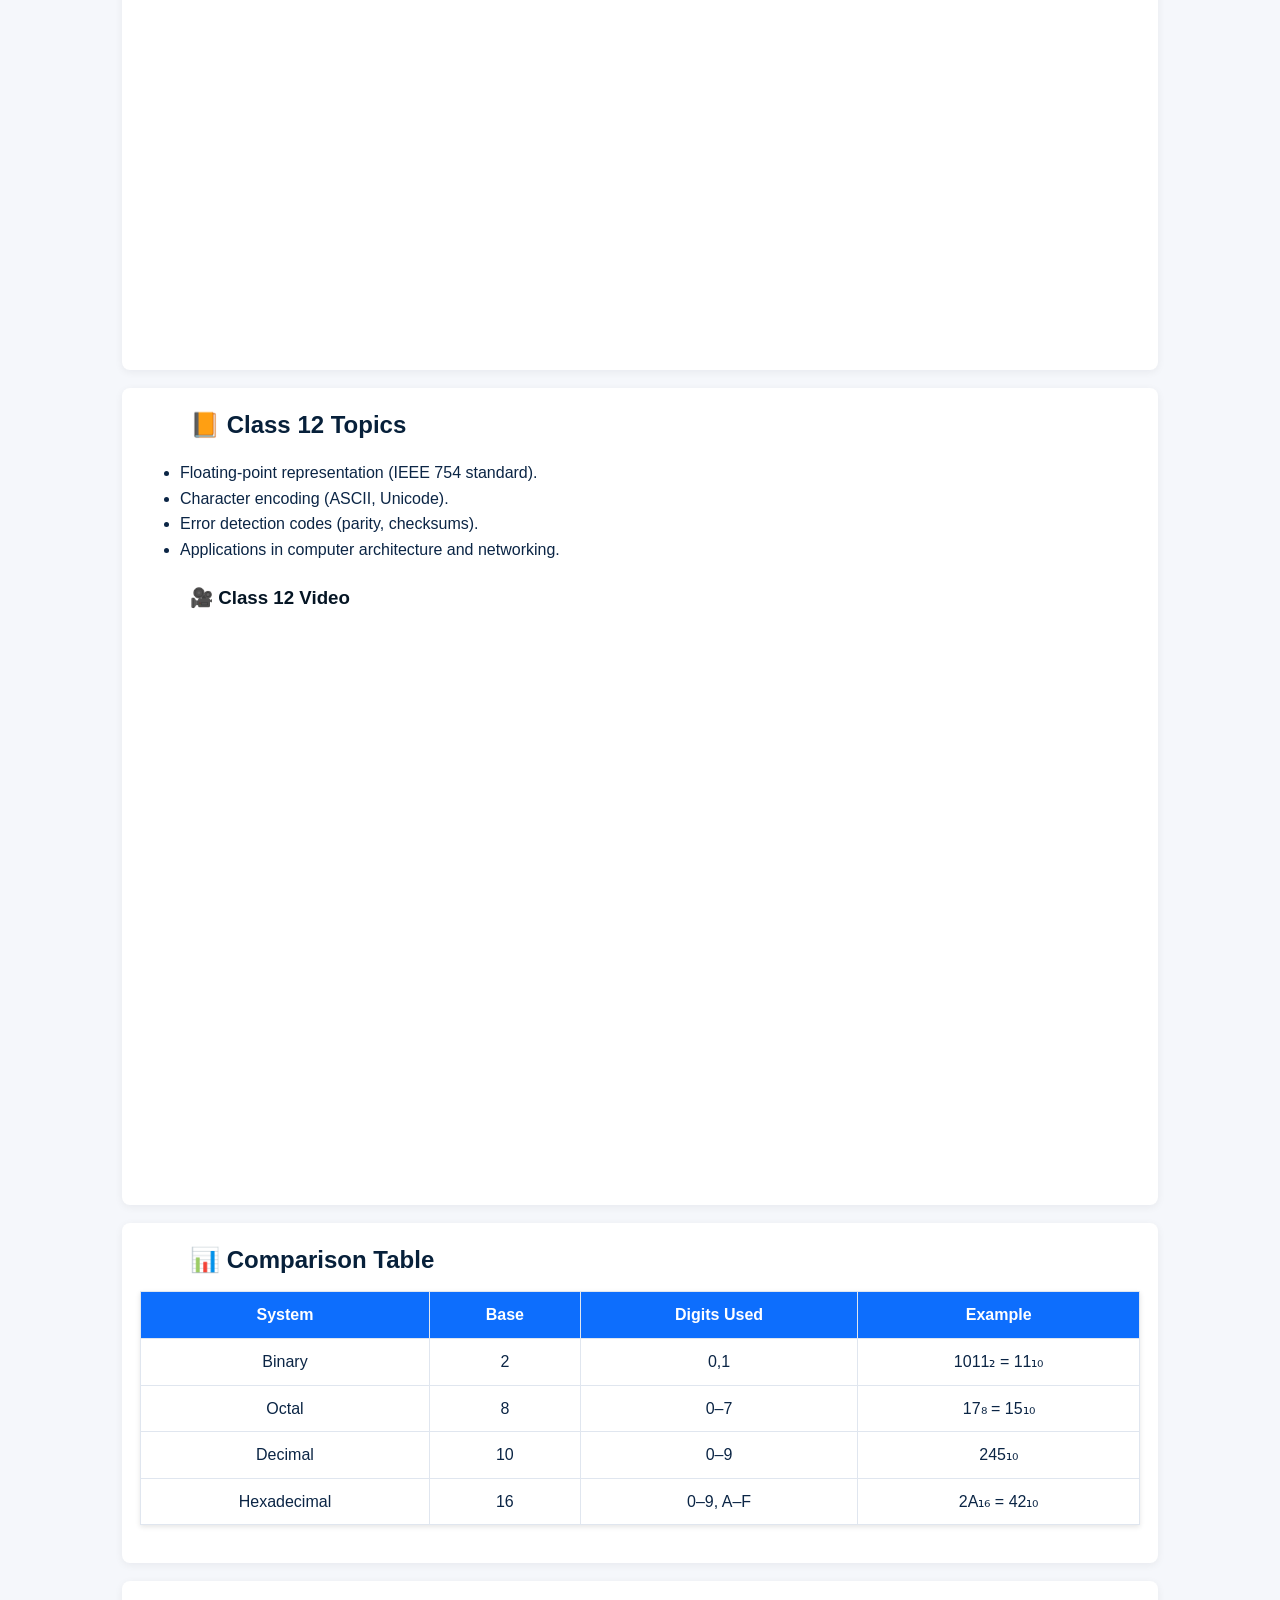
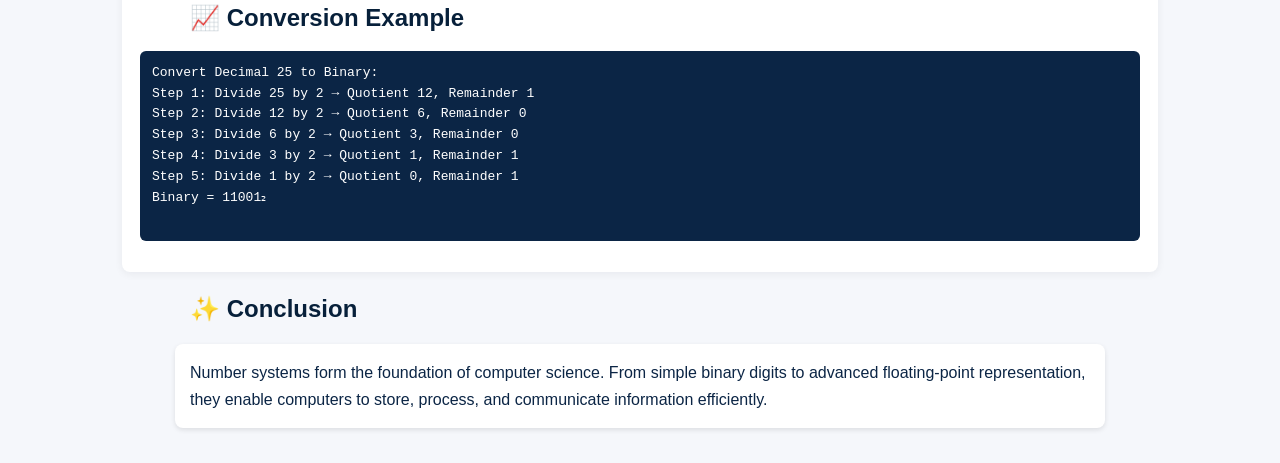
<file: no.html>
<!DOCTYPE html>
<html lang="en">
<head>
  <meta charset="utf-8" />
  <meta name="viewport" content="width=device-width,initial-scale=1" />
  <title>Number System in Computer</title>
  <link rel="stylesheet" href="style.css" />
  <style>
    body { font-family: "Segoe UI", Arial, sans-serif; margin:0; padding:20px; background:#f5f7fb; color:#0b2545; line-height:1.6; }
    header h1 { text-align:center; font-size:2rem; margin-bottom:10px;color:#051524; }
    section { max-width:1000px; margin:18px auto; background:#fff; padding:18px; border-radius:8px; box-shadow:0 2px 8px rgba(10,20,40,0.06); }
    h2 { margin-top:0; color:#07203a; }
    table { width:100%; border-collapse:collapse; margin-top:12px; }
    th, td { border:1px solid #e0e6ef; padding:10px; text-align:center; }
    th { background:#0d6efd; color:#fff; }
    .video-wrap { display:flex; gap:12px; flex-wrap:wrap; margin-top:12px; }
    .video { flex:1 1 320px; min-width:280px; }
    .responsive-iframe { width:100%; height:0; padding-bottom:56.25%; position:relative; }
    .responsive-iframe iframe { position:absolute; width:100%; height:100%; left:0; top:0; border:0; }
    pre.example { background:#0b2545; color:#fff; padding:12px; border-radius:6px; overflow:auto; }
  </style>
</head>
<body>
  <header>
    <h1>💻 Number System in Computer</h1>
  </header>

  <section>
    <h2>✨ Introduction</h2>
    <p>
      Computers use different number systems to represent and process data. The most common systems are Binary, Octal, Decimal, and Hexadecimal. Understanding these is essential for computer science, programming, and digital electronics.
    </p>
  </section>

  <section>
    <h2>📘 Class 10 Basics</h2>
    <ul>
      <li>Concept of <strong>Decimal system</strong> (base 10).</li>
      <li>Introduction to <strong>Binary system</strong> (base 2).</li>
      <li>Simple conversions: Decimal ↔ Binary.</li>
      <li>Applications: representing ON/OFF states in circuits.</li>
    </ul>
    <h3>🎥 Class 10 Video</h3>
    <div class="video-wrap">
      <div class="video">
        <div class="responsive-iframe">
          <iframe src="https://www.youtube.com/embed/VIDEO_ID_CLASS10" title="Binary Basics Class 10" allowfullscreen></iframe>
        </div>
      </div>
    </div>
  </section>

  <section>
    <h2>📗 Class 11 Topics</h2>
    <ul>
      <li>Conversions between Binary, Octal, Decimal, Hexadecimal.</li>
      <li>Arithmetic in Binary (addition, subtraction).</li>
      <li>Signed numbers and 2’s complement representation.</li>
      <li>Applications in digital logic and memory addressing.</li>
    </ul>
    <h3>🎥 Class 11 Video</h3>
    <div class="video-wrap">
      <div class="video">
        <div class="responsive-iframe">
          <iframe src="https://www.youtube.com/embed/VIDEO_ID_CLASS11" title="Conversions and Binary Arithmetic Class 11" allowfullscreen></iframe>
        </div>
      </div>
    </div>
  </section>

  <section>
    <h2>📙 Class 12 Topics</h2>
    <ul>
      <li>Floating-point representation (IEEE 754 standard).</li>
      <li>Character encoding (ASCII, Unicode).</li>
      <li>Error detection codes (parity, checksums).</li>
      <li>Applications in computer architecture and networking.</li>
    </ul>
    <h3>🎥 Class 12 Video</h3>
    <div class="video-wrap">
      <div class="video">
        <div class="responsive-iframe">
          <iframe src="https://www.youtube.com/embed/VIDEO_ID_CLASS12" title="Advanced Number Systems Class 12" allowfullscreen></iframe>
        </div>
      </div>
    </div>
  </section>

  <section>
    <h2>📊 Comparison Table</h2>
    <table>
      <tr>
        <th>System</th>
        <th>Base</th>
        <th>Digits Used</th>
        <th>Example</th>
      </tr>
      <tr><td>Binary</td><td>2</td><td>0,1</td><td>1011₂ = 11₁₀</td></tr>
      <tr><td>Octal</td><td>8</td><td>0–7</td><td>17₈ = 15₁₀</td></tr>
      <tr><td>Decimal</td><td>10</td><td>0–9</td><td>245₁₀</td></tr>
      <tr><td>Hexadecimal</td><td>16</td><td>0–9, A–F</td><td>2A₁₆ = 42₁₀</td></tr>
    </table>
  </section>

  <section>
    <h2>📈 Conversion Example</h2>
    <pre class="example">
Convert Decimal 25 to Binary:
Step 1: Divide 25 by 2 → Quotient 12, Remainder 1
Step 2: Divide 12 by 2 → Quotient 6, Remainder 0
Step 3: Divide 6 by 2 → Quotient 3, Remainder 0
Step 4: Divide 3 by 2 → Quotient 1, Remainder 1
Step 5: Divide 1 by 2 → Quotient 0, Remainder 1
Binary = 11001₂
    </pre>
  </section>

  <footer>
    <h2>✨ Conclusion</h2>
    <p>
      Number systems form the foundation of computer science. From simple binary digits to advanced floating-point representation, they enable computers to store, process, and communicate information efficiently.
    </p>
  </footer>
</body>
</html>
</file>
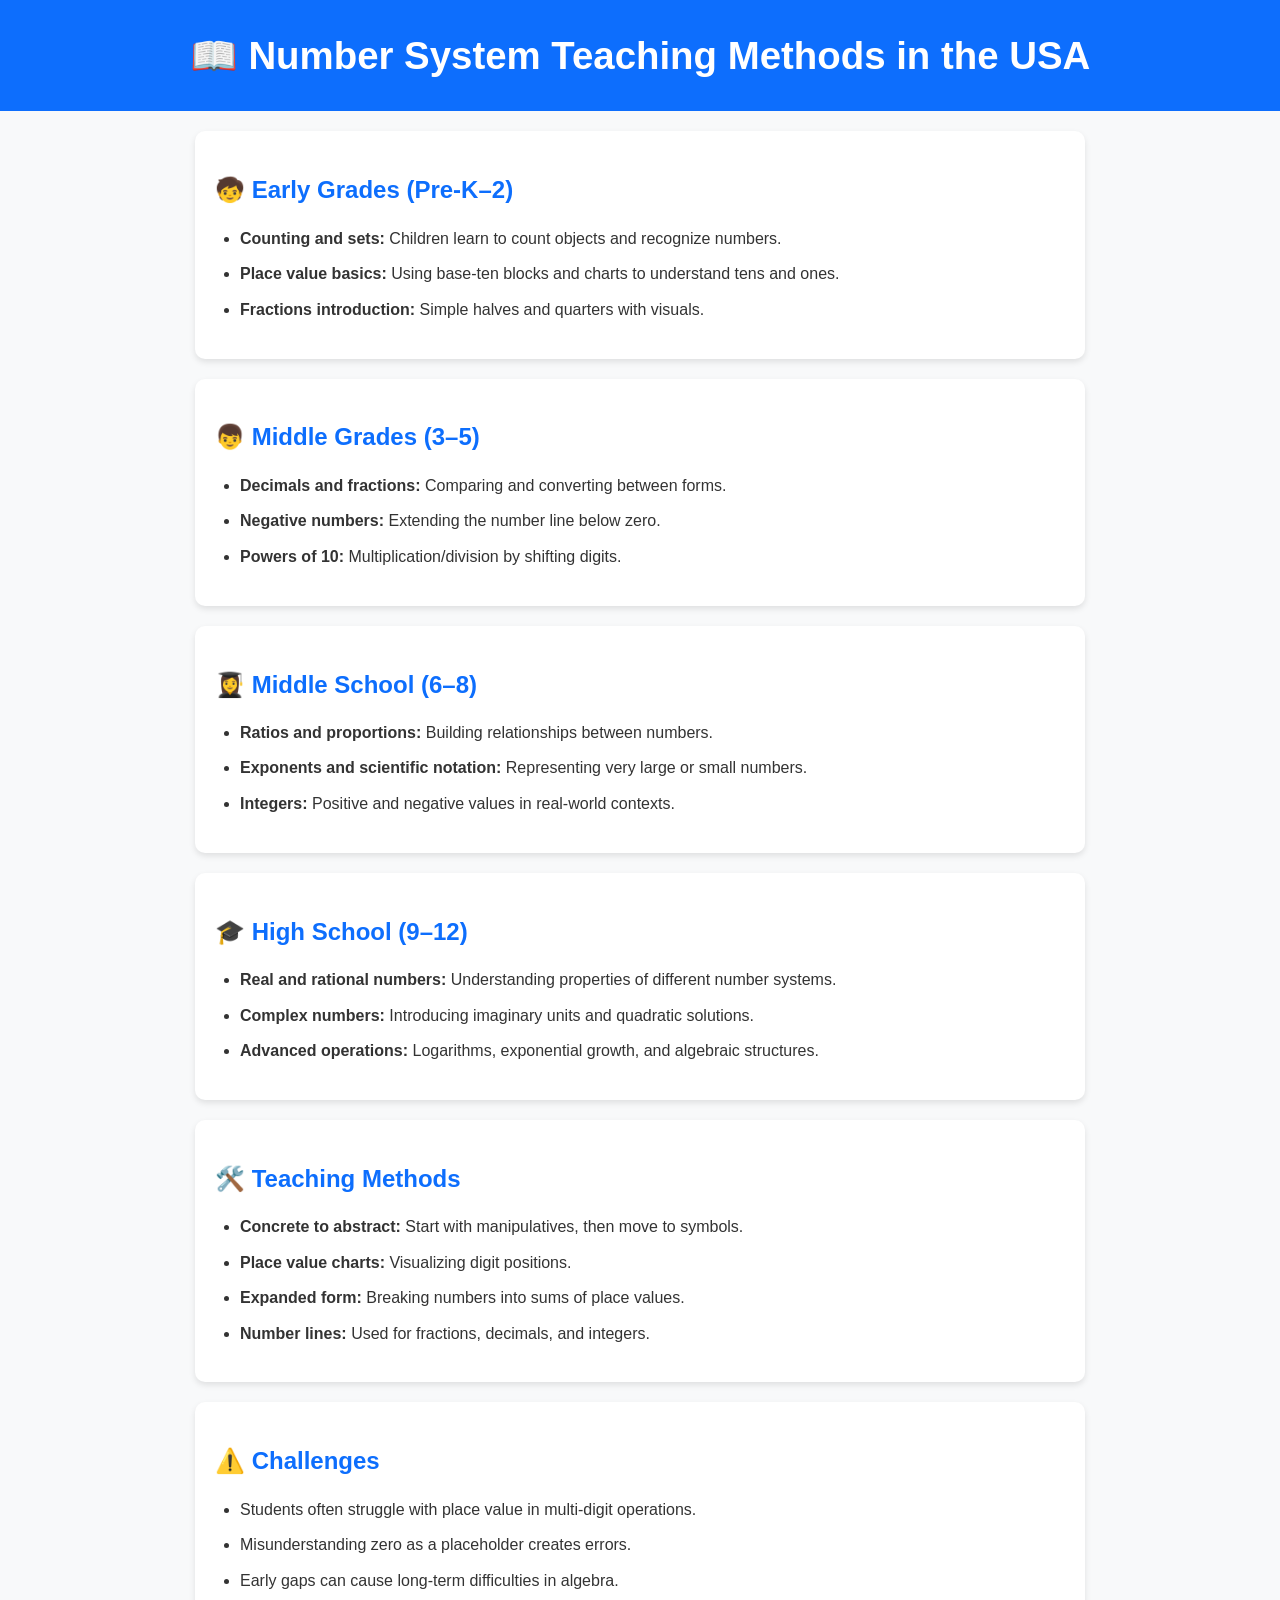
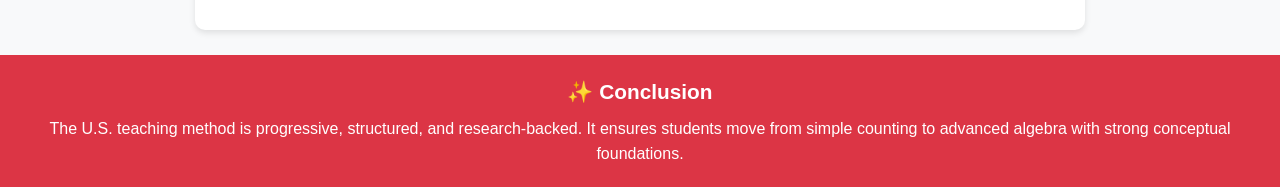
<file: nym.html>
<!DOCTYPE html>
<html lang="en">
<head>
  <meta charset="UTF-8">
  <meta name="viewport" content="width=device-width, initial-scale=1.0">
  <title>Number System Teaching Methods in USA</title>
  <link rel="stylesheet" href="usa.css">
</head>
<body>
  <header>
    <h1>📖 Number System Teaching Methods in the USA</h1>
  </header>

  <section>
    <h2>🧒 Early Grades (Pre-K–2)</h2>
    <ul>
      <li><strong>Counting and sets:</strong> Children learn to count objects and recognize numbers.</li>
      <li><strong>Place value basics:</strong> Using base-ten blocks and charts to understand tens and ones.</li>
      <li><strong>Fractions introduction:</strong> Simple halves and quarters with visuals.</li>
    </ul>
  </section>

  <section>
    <h2>👦 Middle Grades (3–5)</h2>
    <ul>
      <li><strong>Decimals and fractions:</strong> Comparing and converting between forms.</li>
      <li><strong>Negative numbers:</strong> Extending the number line below zero.</li>
      <li><strong>Powers of 10:</strong> Multiplication/division by shifting digits.</li>
    </ul>
  </section>

  <section>
    <h2>👩‍🎓 Middle School (6–8)</h2>
    <ul>
      <li><strong>Ratios and proportions:</strong> Building relationships between numbers.</li>
      <li><strong>Exponents and scientific notation:</strong> Representing very large or small numbers.</li>
      <li><strong>Integers:</strong> Positive and negative values in real-world contexts.</li>
    </ul>
  </section>

  <section>
    <h2>🎓 High School (9–12)</h2>
    <ul>
      <li><strong>Real and rational numbers:</strong> Understanding properties of different number systems.</li>
      <li><strong>Complex numbers:</strong> Introducing imaginary units and quadratic solutions.</li>
      <li><strong>Advanced operations:</strong> Logarithms, exponential growth, and algebraic structures.</li>
    </ul>
  </section>

  <section>
    <h2>🛠️ Teaching Methods</h2>
    <ul>
      <li><strong>Concrete to abstract:</strong> Start with manipulatives, then move to symbols.</li>
      <li><strong>Place value charts:</strong> Visualizing digit positions.</li>
      <li><strong>Expanded form:</strong> Breaking numbers into sums of place values.</li>
      <li><strong>Number lines:</strong> Used for fractions, decimals, and integers.</li>
    </ul>
  </section>

  <section>
    <h2>⚠️ Challenges</h2>
    <ul>
      <li>Students often struggle with place value in multi-digit operations.</li>
      <li>Misunderstanding zero as a placeholder creates errors.</li>
      <li>Early gaps can cause long-term difficulties in algebra.</li>
    </ul>
  </section>

  <footer>
    <h2>✨ Conclusion</h2>
    <p>The U.S. teaching method is progressive, structured, and research-backed. It ensures students move from simple counting to advanced algebra with strong conceptual foundations.</p>
  </footer>
</body>
</html>
</file>
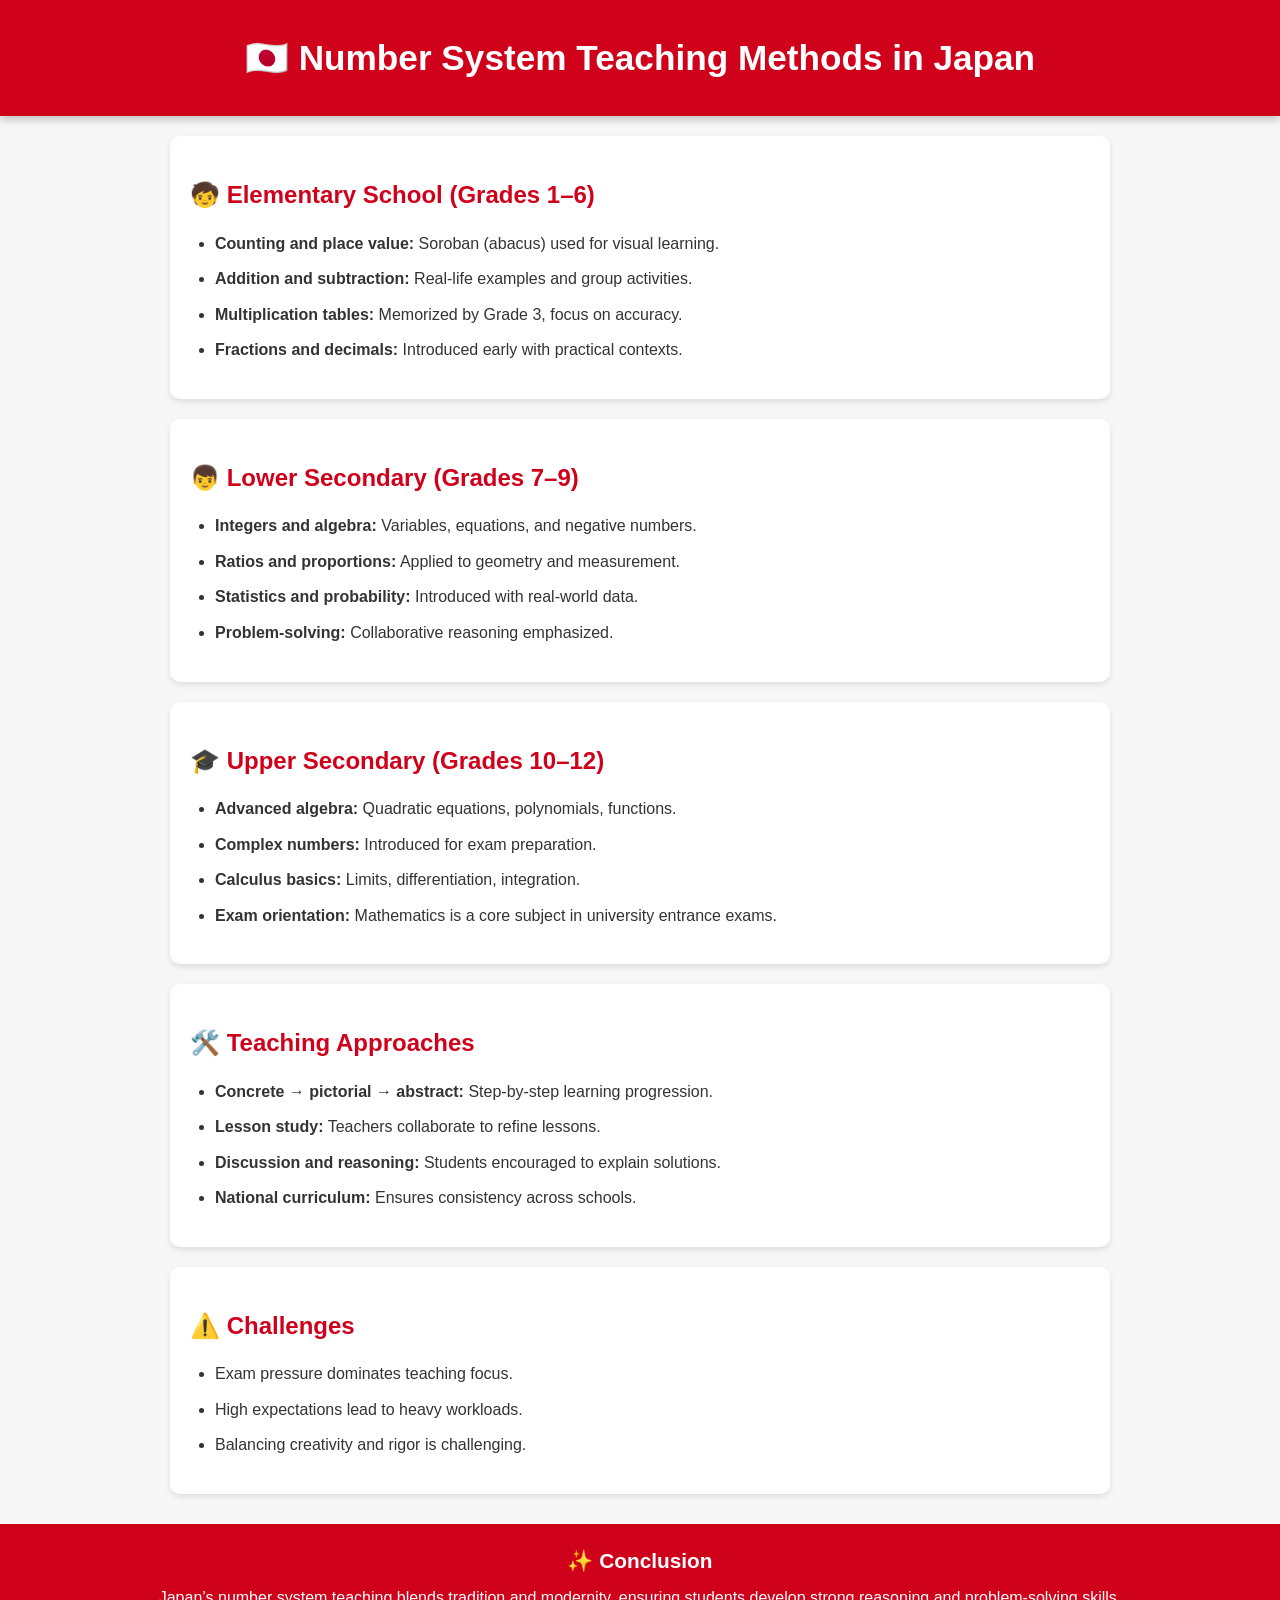
<file: odd.html>
<!DOCTYPE html>
<html lang="en">
<head>
  <meta charset="UTF-8">
  <meta name="viewport" content="width=device-width, initial-scale=1.0">
  <title>Number System Teaching in Japan</title>
  <link rel="stylesheet" href="japan.css">
</head>
<body>
  <header>
    <h1>🇯🇵 Number System Teaching Methods in Japan</h1>
  </header>

  <section>
    <h2>🧒 Elementary School (Grades 1–6)</h2>
    <ul>
      <li><strong>Counting and place value:</strong> Soroban (abacus) used for visual learning.</li>
      <li><strong>Addition and subtraction:</strong> Real-life examples and group activities.</li>
      <li><strong>Multiplication tables:</strong> Memorized by Grade 3, focus on accuracy.</li>
      <li><strong>Fractions and decimals:</strong> Introduced early with practical contexts.</li>
    </ul>
  </section>

  <section>
    <h2>👦 Lower Secondary (Grades 7–9)</h2>
    <ul>
      <li><strong>Integers and algebra:</strong> Variables, equations, and negative numbers.</li>
      <li><strong>Ratios and proportions:</strong> Applied to geometry and measurement.</li>
      <li><strong>Statistics and probability:</strong> Introduced with real-world data.</li>
      <li><strong>Problem-solving:</strong> Collaborative reasoning emphasized.</li>
    </ul>
  </section>

  <section>
    <h2>🎓 Upper Secondary (Grades 10–12)</h2>
    <ul>
      <li><strong>Advanced algebra:</strong> Quadratic equations, polynomials, functions.</li>
      <li><strong>Complex numbers:</strong> Introduced for exam preparation.</li>
      <li><strong>Calculus basics:</strong> Limits, differentiation, integration.</li>
      <li><strong>Exam orientation:</strong> Mathematics is a core subject in university entrance exams.</li>
    </ul>
  </section>

  <section>
    <h2>🛠️ Teaching Approaches</h2>
    <ul>
      <li><strong>Concrete → pictorial → abstract:</strong> Step-by-step learning progression.</li>
      <li><strong>Lesson study:</strong> Teachers collaborate to refine lessons.</li>
      <li><strong>Discussion and reasoning:</strong> Students encouraged to explain solutions.</li>
      <li><strong>National curriculum:</strong> Ensures consistency across schools.</li>
    </ul>
  </section>

  <section>
    <h2>⚠️ Challenges</h2>
    <ul>
      <li>Exam pressure dominates teaching focus.</li>
      <li>High expectations lead to heavy workloads.</li>
      <li>Balancing creativity and rigor is challenging.</li>
    </ul>
  </section>

  <footer>
    <h2>✨ Conclusion</h2>
    <p>Japan’s number system teaching blends tradition and modernity, ensuring students develop strong reasoning and problem-solving skills.</p>
  </footer>
</body>
</html>
</file>
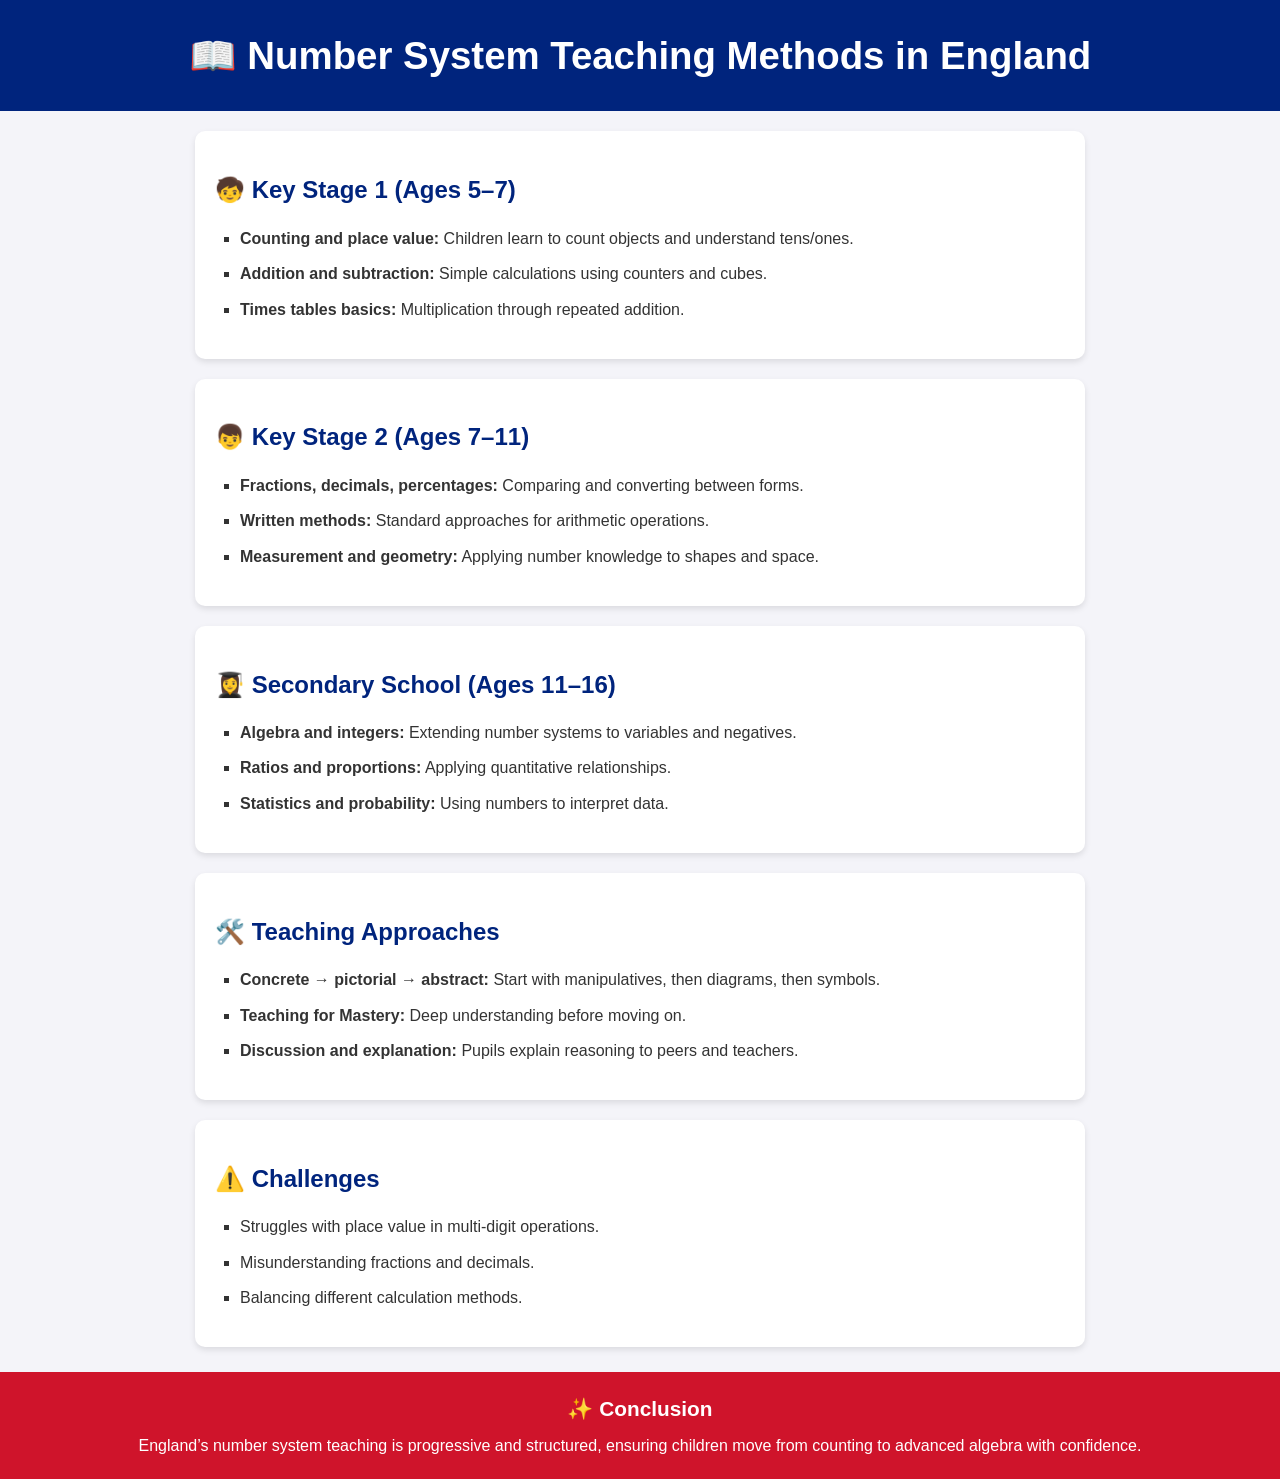
<file: prime.html>
<!DOCTYPE html>
<html lang="en">
<head>
  <meta charset="UTF-8">
  <meta name="viewport" content="width=device-width, initial-scale=1.0">
  <title>Number System Teaching in England</title>
  <link rel="stylesheet" href="england.css">
</head>
<body>
  <header>
    <h1>📖 Number System Teaching Methods in England</h1>
  </header>

  <section>
    <h2>🧒 Key Stage 1 (Ages 5–7)</h2>
    <ul>
      <li><strong>Counting and place value:</strong> Children learn to count objects and understand tens/ones.</li>
      <li><strong>Addition and subtraction:</strong> Simple calculations using counters and cubes.</li>
      <li><strong>Times tables basics:</strong> Multiplication through repeated addition.</li>
    </ul>
  </section>

  <section>
    <h2>👦 Key Stage 2 (Ages 7–11)</h2>
    <ul>
      <li><strong>Fractions, decimals, percentages:</strong> Comparing and converting between forms.</li>
      <li><strong>Written methods:</strong> Standard approaches for arithmetic operations.</li>
      <li><strong>Measurement and geometry:</strong> Applying number knowledge to shapes and space.</li>
    </ul>
  </section>

  <section>
    <h2>👩‍🎓 Secondary School (Ages 11–16)</h2>
    <ul>
      <li><strong>Algebra and integers:</strong> Extending number systems to variables and negatives.</li>
      <li><strong>Ratios and proportions:</strong> Applying quantitative relationships.</li>
      <li><strong>Statistics and probability:</strong> Using numbers to interpret data.</li>
    </ul>
  </section>

  <section>
    <h2>🛠️ Teaching Approaches</h2>
    <ul>
      <li><strong>Concrete → pictorial → abstract:</strong> Start with manipulatives, then diagrams, then symbols.</li>
      <li><strong>Teaching for Mastery:</strong> Deep understanding before moving on.</li>
      <li><strong>Discussion and explanation:</strong> Pupils explain reasoning to peers and teachers.</li>
    </ul>
  </section>

  <section>
    <h2>⚠️ Challenges</h2>
    <ul>
      <li>Struggles with place value in multi-digit operations.</li>
      <li>Misunderstanding fractions and decimals.</li>
      <li>Balancing different calculation methods.</li>
    </ul>
  </section>

  <footer>
    <h2>✨ Conclusion</h2>
    <p>England’s number system teaching is progressive and structured, ensuring children move from counting to advanced algebra with confidence.</p>
  </footer>
</body>
</html>
</file>
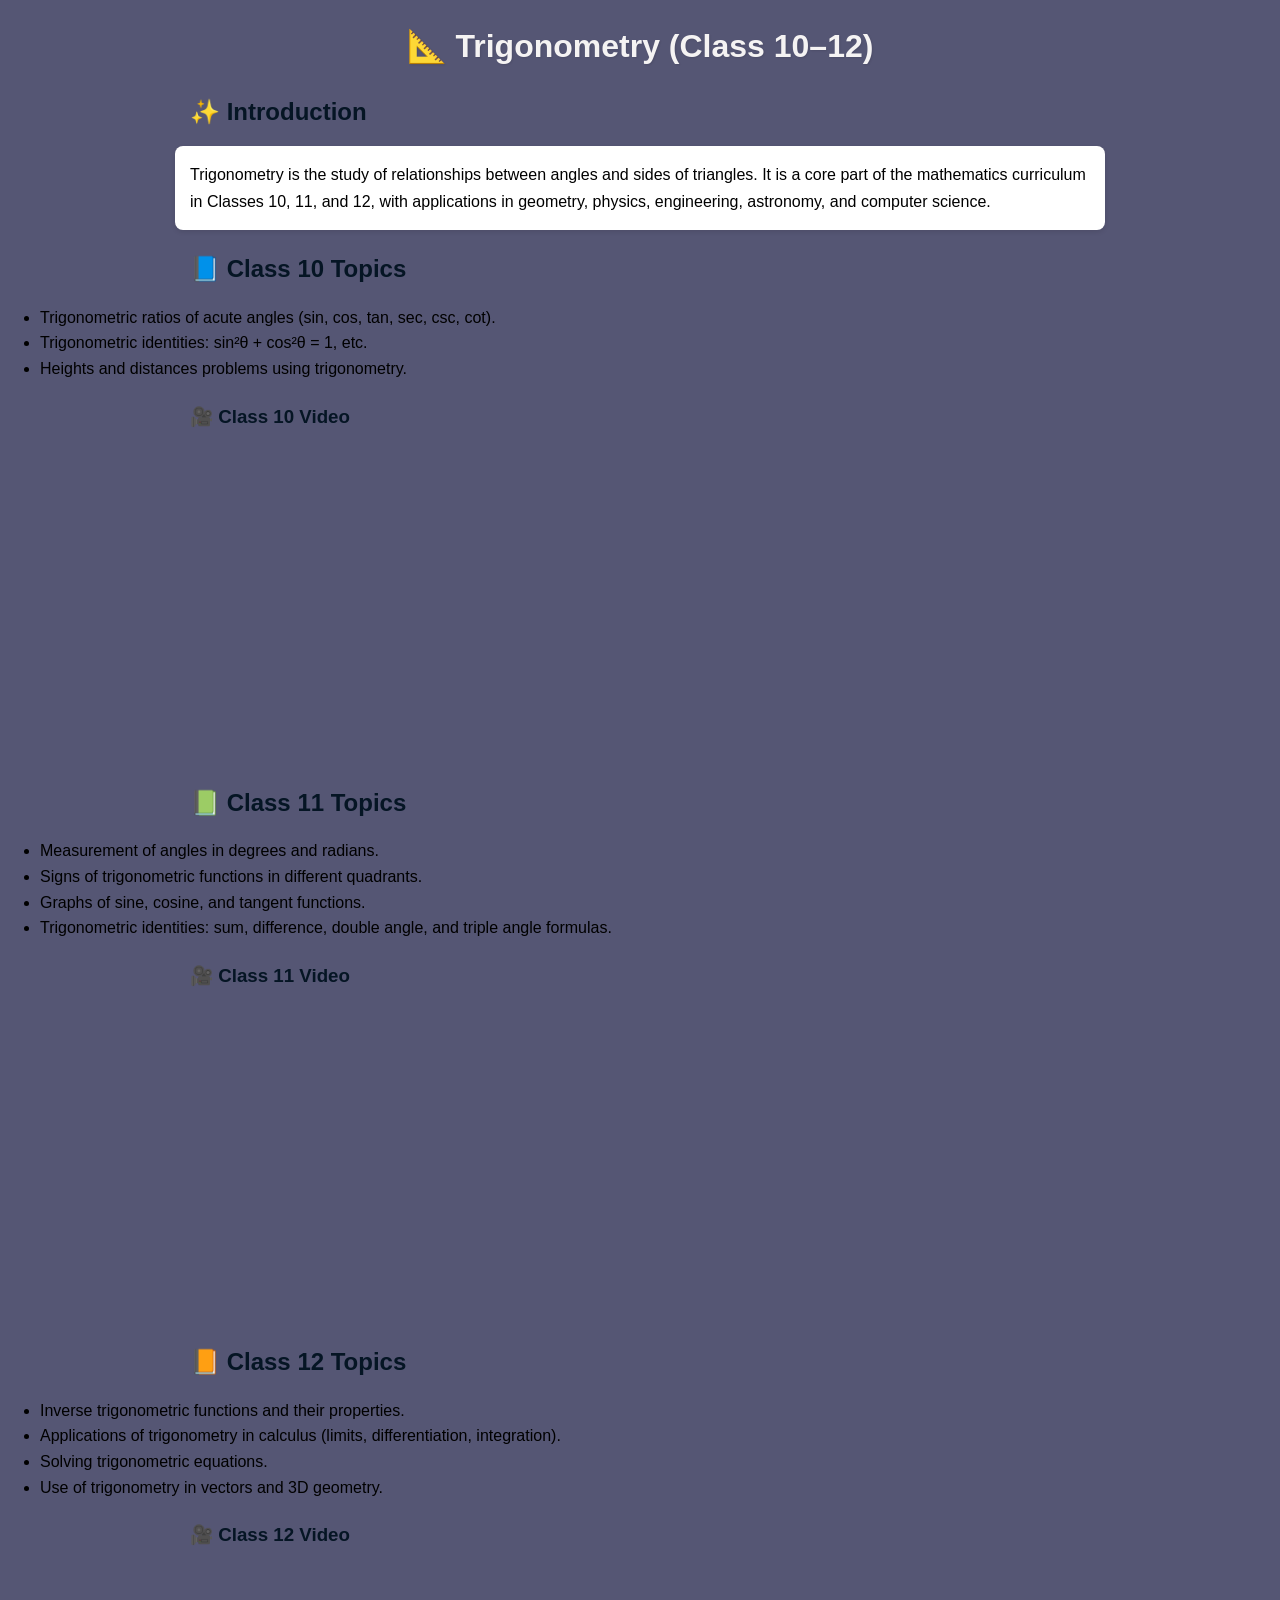
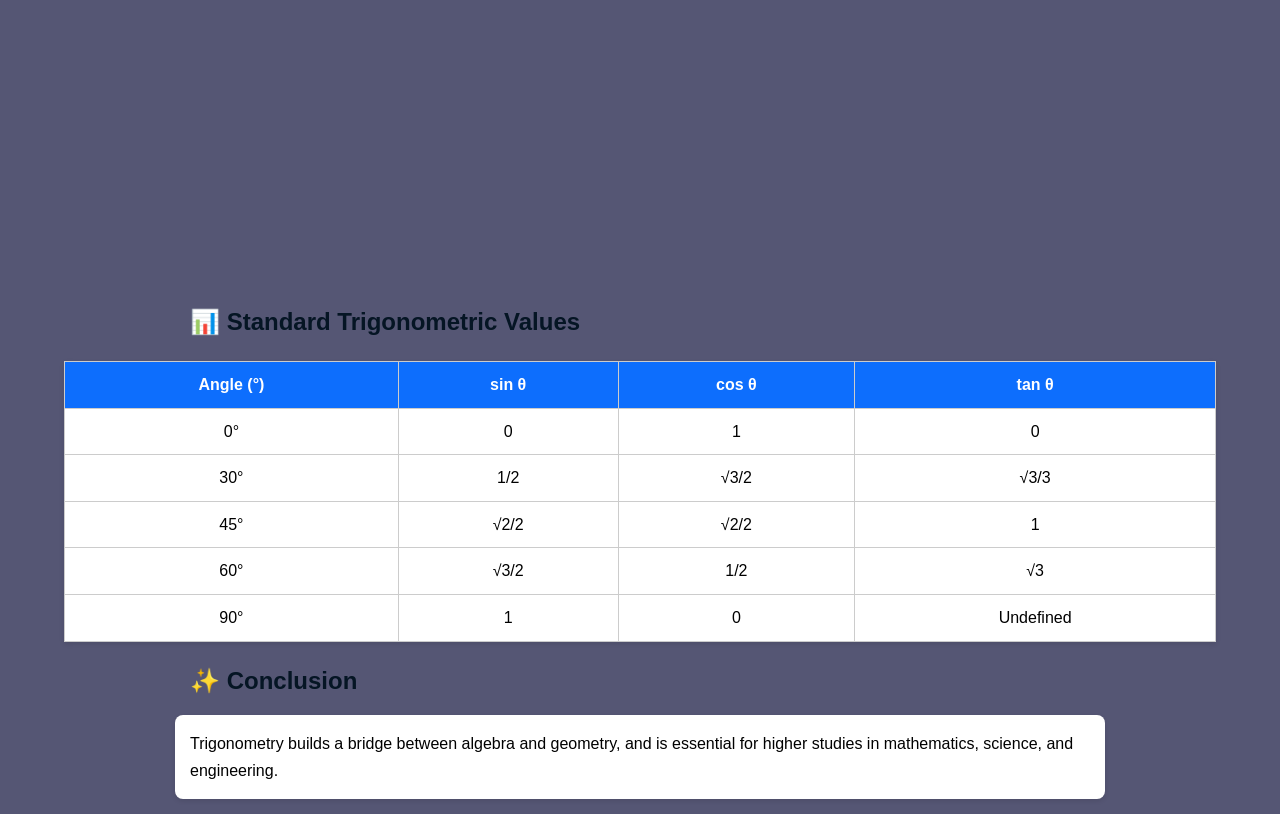
<file: trigo.html>
<!DOCTYPE html>
<html lang="en">
<head>
  <meta charset="UTF-8">
  <meta name="viewport" content="width=device-width, initial-scale=1.0">
  <title>Trigonometry</title>
  <link rel="stylesheet" href="style.css">
</head>
<body>
  <header>
    <h1>📐 Trigonometry (Class 10–12)</h1>
  </header>

  <section>
    <h2>✨ Introduction</h2>
    <p>
      Trigonometry is the study of relationships between angles and sides of triangles. 
      It is a core part of the mathematics curriculum in Classes 10, 11, and 12, 
      with applications in geometry, physics, engineering, astronomy, and computer science.
    </p>
  </section>

  <!-- Class 10 -->
  <section>
    <h2>📘 Class 10 Topics</h2>
    <ul>
      <li>Trigonometric ratios of acute angles (sin, cos, tan, sec, csc, cot).</li>
      <li>Trigonometric identities: sin²θ + cos²θ = 1, etc.</li>
      <li>Heights and distances problems using trigonometry.</li>
    </ul>
    <h3>🎥 Class 10 Video</h3>
    <iframe width="560" height="315" src="https://www.youtube.com/embed/YVYVZpYwC7Q" 
      title="Class 10 Trigonometry Basics" frameborder="0" allowfullscreen></iframe>
  </section>

  <!-- Class 11 -->
  <section>
    <h2>📗 Class 11 Topics</h2>
    <ul>
      <li>Measurement of angles in degrees and radians.</li>
      <li>Signs of trigonometric functions in different quadrants.</li>
      <li>Graphs of sine, cosine, and tangent functions.</li>
      <li>Trigonometric identities: sum, difference, double angle, and triple angle formulas.</li>
    </ul>
    <h3>🎥 Class 11 Video</h3>
    <iframe width="560" height="315" src="https://www.youtube.com/embed/HfYw5QhV7zU" 
      title="Class 11 Trigonometry Advanced" frameborder="0" allowfullscreen></iframe>
  </section>

  <!-- Class 12 -->
  <section>
    <h2>📙 Class 12 Topics</h2>
    <ul>
      <li>Inverse trigonometric functions and their properties.</li>
      <li>Applications of trigonometry in calculus (limits, differentiation, integration).</li>
      <li>Solving trigonometric equations.</li>
      <li>Use of trigonometry in vectors and 3D geometry.</li>
    </ul>
    <h3>🎥 Class 12 Video</h3>
    <iframe width="560" height="315" src="https://www.youtube.com/embed/QXwYwXzFZ9g" 
      title="Class 12 Trigonometry Full Course" frameborder="0" allowfullscreen></iframe>
  </section>

  <!-- Values Table -->
  <section>
    <h2>📊 Standard Trigonometric Values</h2>
    <table>
      <tr>
        <th>Angle (°)</th>
        <th>sin θ</th>
        <th>cos θ</th>
        <th>tan θ</th>
      </tr>
      <tr><td>0°</td><td>0</td><td>1</td><td>0</td></tr>
      <tr><td>30°</td><td>1/2</td><td>√3/2</td><td>√3/3</td></tr>
      <tr><td>45°</td><td>√2/2</td><td>√2/2</td><td>1</td></tr>
      <tr><td>60°</td><td>√3/2</td><td>1/2</td><td>√3</td></tr>
      <tr><td>90°</td><td>1</td><td>0</td><td>Undefined</td></tr>
    </table>
  </section>

  <footer>
    <h2>✨ Conclusion</h2>
    <p>
      Trigonometry builds a bridge between algebra and geometry, 
      and is essential for higher studies in mathematics, science, and engineering.
    </p>
  </footer>
</body>
</html>
</file>
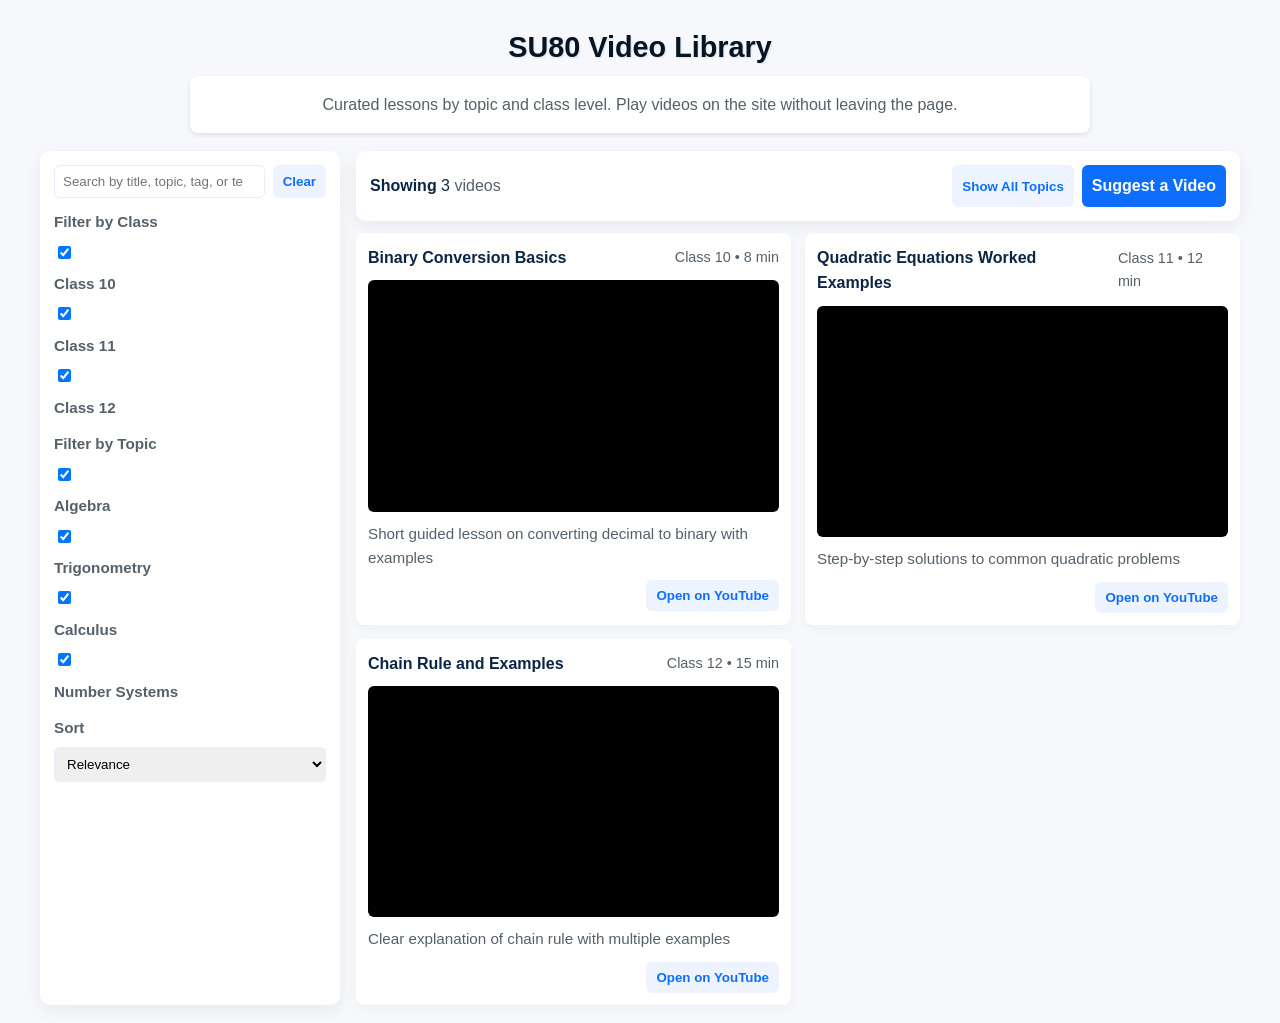
<file: vi.html>
<!DOCTYPE html>
<html lang="en">
<head>
  <meta charset="utf-8" />
  <meta name="viewport" content="width=device-width,initial-scale=1" />
  <title>Video Library — SU80</title>
  <link rel="stylesheet" href="style.css" />
  <style>
    :root{
      --bg:#f6f8fb;
      --card:#ffffff;
      --accent:#0d6efd;
      --muted:#55606a;
      --text:#0b2545;
      --radius:10px;
      --shadow:0 6px 18px rgba(10,20,40,0.06);
    }
    *{box-sizing:border-box}
    body{margin:0;font-family:Inter,Segoe UI,Arial,sans-serif;background:var(--bg);color:var(--text);padding:18px}
    header{max-width:1200px;margin:0 auto 18px;text-align:center}
    header h1{margin:6px 0;font-size:1.8rem;color:#051524}
    main{max-width:1200px;margin:0 auto;display:grid;grid-template-columns:300px 1fr;gap:16px}
    .panel{background:var(--card);padding:14px;border-radius:var(--radius);box-shadow:var(--shadow)}
    .search{display:flex;gap:8px;margin-bottom:12px}
    .search input{flex:1;padding:8px;border:1px solid #e6eef8;border-radius:6px}
    .filters label{display:block;margin:6px 0;font-weight:600;color:var(--muted);font-size:0.95rem}
    .tag{display:inline-block;background:#eef4ff;color:var(--accent);padding:6px 8px;border-radius:999px;font-size:0.85rem;margin:6px 6px 0 0}
    .grid{display:grid;grid-template-columns:repeat(auto-fill,minmax(320px,1fr));gap:14px}
    .card{background:var(--card);border-radius:8px;padding:12px;box-shadow:0 4px 12px rgba(10,20,40,0.04);display:flex;flex-direction:column;gap:10px}
    .meta{display:flex;justify-content:space-between;align-items:center;gap:8px}
    .meta .title{font-weight:700}
    .meta .small{font-size:0.9rem;color:var(--muted)}
    .responsive-iframe{position:relative;width:100%;padding-bottom:56.25%;height:0;overflow:hidden;border-radius:6px;background:#000}
    .responsive-iframe iframe{position:absolute;left:0;top:0;width:100%;height:100%;border:0}
    .controls{display:flex;gap:8px;flex-wrap:wrap}
    .btn{background:var(--accent);color:#fff;padding:8px 10px;border-radius:6px;text-decoration:none;font-weight:600;border:none;cursor:pointer}
    .btn.secondary{background:#eef4ff;color:var(--accent)}
    .empty{padding:18px;text-align:center;color:var(--muted)}
    @media (max-width:900px){main{grid-template-columns:1fr}}
  </style>
</head>
<body>
  <header>
    <h1>SU80 Video Library</h1>
    <p style="color:var(--muted);margin-top:6px">Curated lessons by topic and class level. Play videos on the site without leaving the page.</p>
  </header>

  <main>
    <!-- Sidebar: search and filters -->
    <aside class="panel" aria-label="Filters">
      <div class="search">
        <input id="searchInput" type="search" placeholder="Search by title, topic, tag, or teacher" />
        <button id="clearBtn" class="btn secondary">Clear</button>
      </div>

      <div class="filters">
        <label>Filter by Class</label>
        <div>
          <input type="checkbox" id="class10" data-filter="class" value="10" checked />
          <label for="class10">Class 10</label>
        </div>
        <div>
          <input type="checkbox" id="class11" data-filter="class" value="11" checked />
          <label for="class11">Class 11</label>
        </div>
        <div>
          <input type="checkbox" id="class12" data-filter="class" value="12" checked />
          <label for="class12">Class 12</label>
        </div>

        <label style="margin-top:12px">Filter by Topic</label>
        <div>
          <input type="checkbox" id="topic-algebra" data-filter="topic" value="Algebra" checked />
          <label for="topic-algebra">Algebra</label>
        </div>
        <div>
          <input type="checkbox" id="topic-trigo" data-filter="topic" value="Trigonometry" checked />
          <label for="topic-trigo">Trigonometry</label>
        </div>
        <div>
          <input type="checkbox" id="topic-calculus" data-filter="topic" value="Calculus" checked />
          <label for="topic-calculus">Calculus</label>
        </div>
        <div>
          <input type="checkbox" id="topic-number" data-filter="topic" value="Number Systems" checked />
          <label for="topic-number">Number Systems</label>
        </div>

        <label style="margin-top:12px">Sort</label>
        <select id="sortSelect" style="width:100%;padding:8px;border-radius:6px;border:1px solid #e6eef8">
          <option value="relevance">Relevance</option>
          <option value="newest">Newest</option>
          <option value="duration">Shortest first</option>
        </select>
      </div>
    </aside>

    <!-- Video grid -->
    <section>
      <div class="panel" style="margin-bottom:12px;display:flex;justify-content:space-between;align-items:center">
        <div>
          <strong>Showing</strong> <span id="count">0</span> <span style="color:var(--muted)">videos</span>
        </div>
        <div class="controls">
          <button id="showAll" class="btn secondary">Show All Topics</button>
          <a href="#" class="btn" id="suggestBtn">Suggest a Video</a>
        </div>
      </div>

      <div id="grid" class="grid" aria-live="polite">
        <!-- Example video card. Duplicate and edit data attributes for each video -->
        <article class="card" data-class="10" data-topic="Number Systems" data-tags="binary,conversion" data-duration="8" data-date="2024-05-10">
          <div class="meta">
            <div class="title">Binary Conversion Basics</div>
            <div class="small">Class 10 • 8 min</div>
          </div>
          <div class="responsive-iframe">
            <iframe loading="lazy" src="https://www.youtube.com/embed/VIDEO_ID_NS_10_1" title="Binary Conversion Basics" allow="accelerometer; autoplay; clipboard-write; encrypted-media; gyroscope; picture-in-picture" allowfullscreen></iframe>
          </div>
          <div style="color:var(--muted);font-size:0.95rem">Short guided lesson on converting decimal to binary with examples</div>
          <div style="display:flex;gap:8px;justify-content:flex-end">
            <button class="btn secondary" data-open="https://www.youtube.com/watch?v=VIDEO_ID_NS_10_1">Open on YouTube</button>
          </div>
        </article>

        <article class="card" data-class="11" data-topic="Algebra" data-tags="quadratic,examples" data-duration="12" data-date="2024-06-02">
          <div class="meta">
            <div class="title">Quadratic Equations Worked Examples</div>
            <div class="small">Class 11 • 12 min</div>
          </div>
          <div class="responsive-iframe">
            <iframe loading="lazy" src="https://www.youtube.com/embed/VIDEO_ID_ALG_11_1" title="Quadratic Equations Worked Examples" allowfullscreen></iframe>
          </div>
          <div style="color:var(--muted);font-size:0.95rem">Step-by-step solutions to common quadratic problems</div>
          <div style="display:flex;gap:8px;justify-content:flex-end">
            <button class="btn secondary" data-open="https://www.youtube.com/watch?v=VIDEO_ID_ALG_11_1">Open on YouTube</button>
          </div>
        </article>

        <article class="card" data-class="12" data-topic="Calculus" data-tags="derivative,chain-rule" data-duration="15" data-date="2024-07-01">
          <div class="meta">
            <div class="title">Chain Rule and Examples</div>
            <div class="small">Class 12 • 15 min</div>
          </div>
          <div class="responsive-iframe">
            <iframe loading="lazy" src="https://www.youtube.com/embed/VIDEO_ID_CALC_12_1" title="Chain Rule and Examples" allowfullscreen></iframe>
          </div>
          <div style="color:var(--muted);font-size:0.95rem">Clear explanation of chain rule with multiple examples</div>
          <div style="display:flex;gap:8px;justify-content:flex-end">
            <button class="btn secondary" data-open="https://www.youtube.com/watch?v=VIDEO_ID_CALC_12_1">Open on YouTube</button>
          </div>
        </article>

        <!-- Add more cards here following the same structure -->
      </div>

      <div id="noResults" class="panel empty" style="display:none">No videos match your filters</div>
    </section>
  </main>

  <script>
    // Simple client-side search and filter
    const grid = document.getElementById('grid');
    const cards = Array.from(grid.querySelectorAll('.card'));
    const searchInput = document.getElementById('searchInput');
    const countEl = document.getElementById('count');
    const clearBtn = document.getElementById('clearBtn');
    const sortSelect = document.getElementById('sortSelect');
    const noResults = document.getElementById('noResults');

    function getActiveFilters(name){
      return Array.from(document.querySelectorAll('[data-filter="'+name+'"]:checked')).map(i=>i.value);
    }

    function matches(card, q, classes, topics){
      const text = (card.dataset.topic + ' ' + card.querySelector('.title').textContent + ' ' + card.dataset.tags).toLowerCase();
      const classMatch = classes.includes(card.dataset.class);
      const topicMatch = topics.includes(card.dataset.topic);
      const queryMatch = q === '' || text.includes(q);
      return classMatch && topicMatch && queryMatch;
    }

    function render(){
      const q = searchInput.value.trim().toLowerCase();
      const classes = getActiveFilters('class');
      const topics = getActiveFilters('topic');
      const sort = sortSelect.value;

      let visible = 0;
      let visibleCards = [];

      cards.forEach(card=>{
        if(matches(card,q,classes,topics)){
          card.style.display = '';
          visible++;
          visibleCards.push(card);
        } else {
          card.style.display = 'none';
        }
      });

      // Sorting
      if(sort === 'duration'){
        visibleCards.sort((a,b)=>Number(a.dataset.duration)-Number(b.dataset.duration));
      } else if(sort === 'newest'){
        visibleCards.sort((a,b)=>new Date(b.dataset.date) - new Date(a.dataset.date));
      }

      // Re-append in sorted order
      visibleCards.forEach(c=>grid.appendChild(c));

      countEl.textContent = visible;
      noResults.style.display = visible === 0 ? '' : 'none';
    }

    // Event listeners
    document.querySelectorAll('[data-filter]').forEach(cb=>cb.addEventListener('change', render));
    searchInput.addEventListener('input', render);
    sortSelect.addEventListener('change', render);
    clearBtn.addEventListener('click', ()=>{
      searchInput.value = '';
      document.querySelectorAll('[data-filter]').forEach(cb=>cb.checked = true);
      sortSelect.value = 'relevance';
      render();
    });

    // Open on YouTube button
    document.addEventListener('click', e=>{
      const btn = e.target.closest('button[data-open]');
      if(!btn) return;
      const url = btn.getAttribute('data-open');
      window.open(url, '_blank', 'noopener');
    });

    // Initial render
    render();
  </script>
</body>
</html>
</file>
<file: style.css>
/* General page styling */
body {
  font-family: 'Segoe UI', Arial, sans-serif;
  line-height: 1.6;
  margin: 0;
  padding: 0;
  background: #464768ea;
  color: #000000;
}

/* Top heading */
.me {
  text-align: center;
  font-size: 3rem;
  color: #00122c;
  margin-top: 20px;
  font-weight: bold;
  text-decoration:wavy;
}

/* Main heading */
h1 {
  text-align: center;
  color: #f5f3f3;
  margin-bottom: 20px;
  text-shadow: 1px 1px 2px rgba(0,0,0,0.1);
  text-decoration:dotted;
}

/* Sidebar menu */
.sidebar {
  position: fixed;
  left: -250px;
  top: 0;
  width: 250px;
  height: 100%;
  background: #50698a;
  padding-top: 60px;
  transition: 0.3s;
  box-shadow: 2px 0 8px rgba(0,0,0,0.2);
  z-index: 1000;
}

.sidebar a {
  display: block;
  color: #fff;
  padding: 6px;
  text-decoration: none;
  font-weight: bold;
  transition: 0.2s;
}

.sidebar a:hover {
  background: #223b61;
  padding-left: 25px;
}



/* Menu icon (=) styling */
.menu {
  font-size: 2rem;
  cursor: pointer;
  position: fixed;
  top: 10px;
  left: 10px;
  color: #c4ccd6;
  background: #130b0b;
  z-index: 1100;
}

/* Close button styling */
.close {
  position: absolute;
  top: 20px;
  right: 20px;
  font-size: 2rem;
  color: #fff;
  cursor: pointer;
}

/* Checkbox toggle effect */
#check:checked ~ .sidebar {
  left: 0;
}

/* Overlay effect */
.overlay {
  display: none;
}

#check:checked ~ .overlay {
  display: block;
  position: fixed;
  top: 0; left: 0;
  width: 100%; height: 100%;
  background: rgba(0,0,0,0.5);
  z-index: 900;
}

/* Header image */
.header img {
  display: block;
  margin: 20px auto;
  border-radius: 10px;
  box-shadow: 0 4px 8px rgba(0,0,0,0.2);
  max-width: 90%;
}

/* Paragraphs */
p {
  max-width: 900px;
  margin: 15px auto;
  padding: 15px;
  background: #fff;
  border-radius: 8px;
  box-shadow: 0 2px 5px rgba(0,0,0,0.1);
  line-height: 1.7;
}

/* Headings inside content */
h2, h3, h4, h5, h6 {
  max-width: 900px;
  margin: 20px auto 10px;
  color: #051524;
}

/* Tables */
table {
  margin: 20px auto;
  border-collapse: collapse;
  width: 90%;
  background: #fff;
  box-shadow: 0 2px 5px rgba(0,0,0,0.1);
}

table, th, td {
  border: 1px solid #ccc;
  padding: 10px;
  text-align: center;
}

th {
  background: #0d6efd;
  color: #fff;
}
#check {
  display: none;
  
}
/* Navigation bar */
nav {
  background: #223b61;   /* dark blue background */
  padding: 10px 0;
}

nav ul {
  list-style: none;
  display: flex;          /* horizontal layout */
  justify-content: center;
  gap: 20px;              /* spacing between items */
  margin: 0;
  padding: 0;
}

nav ul li a {
  text-decoration: none;
  color: #fff;
  font-size:small;
  font-weight: bold;
  padding: 8px 12px;
  border-radius: 5px;
  transition: background 0.3s, color 0.3s;
}

nav ul li a:hover {
  background: #0d6efd;    /* blue hover accent */
  color: #fff;
}
</file>
<file: russia.css>
/* General page styling */
body {
  font-family: 'Segoe UI', Arial, sans-serif;
  line-height: 1.6;
  margin: 0;
  padding: 0;
  background: #f5f5f5;
  color: #333;
}

/* Header styling */
header {
  background: #8b0000; /* deep Russian red */
  color: #fff;
  padding: 25px 0;
  text-align: center;
}

header h1 {
  margin: 0;
  font-size: 2.2rem;
}

/* Section styling */
section {
  background: #fff;
  margin: 20px auto;
  padding: 20px;
  max-width: 850px;
  border-radius: 10px;
  box-shadow: 0 3px 6px rgba(0,0,0,0.1);
}

section h2 {
  color: #8b0000;
  margin-bottom: 12px;
}

/* List styling */
ul {
  list-style-type: square;
  padding-left: 25px;
}

li {
  margin-bottom: 10px;
}

/* Footer styling */
footer {
  background: #8b0000;
  color: #fff;
  text-align: center;
  padding: 20px;
  margin-top: 25px;
}

footer h2 {
  margin: 0;
  font-size: 1.3rem;
}

footer p {
  margin: 8px 0 0;
}
</file>
<file: india.css>
/* General page styling */
body {
  font-family: 'Segoe UI', Arial, sans-serif;
  line-height: 1.6;
  margin: 0;
  padding: 0;
  background: #f4f4f9; /* light grey */
  color: #333;
}

/* Header */
header {
  background: linear-gradient(to right, #ff9933, #ffffff, #138808); /* saffron-white-green */
  color: #000080; /* navy blue chakra accent */
  text-align: center;
  padding: 30px 0;
  box-shadow: 0 4px 8px rgba(0,0,0,0.2);
}

header h1 {
  margin: 0;
  font-size: 2.2rem;
}

/* Sections */
section {
  background: #fff;
  margin: 20px auto;
  padding: 20px;
  max-width: 900px;
  border-radius: 10px;
  box-shadow: 0 3px 6px rgba(0,0,0,0.1);
}

section h2 {
  color: #ff9933; /* saffron accent */
  margin-bottom: 12px;
}

/* Lists */
ul {
  list-style-type: disc;
  padding-left: 25px;
}

li {
  margin-bottom: 10px;
}

/* Footer */
footer {
  background: #138808; /* green */
  color: #fff;
  text-align: center;
  padding: 20px;
  margin-top: 30px;
}

footer h2 {
  margin: 0;
  font-size: 1.3rem;
}

footer p {
  margin: 8px 0 0;
}
</file>
<file: china.css>
/* General page styling */
body {
  font-family: 'Segoe UI', Arial, sans-serif;
  line-height: 1.6;
  margin: 0;
  padding: 0;
  background: #f5f5f5; /* light grey */
  color: #333;
}

/* Header */
header {
  background: #d32f2f; /* China red */
  color: #ffd700; /* golden text */
  text-align: center;
  padding: 30px 0;
  box-shadow: 0 4px 8px rgba(0,0,0,0.2);
}

header h1 {
  margin: 0;
  font-size: 2.2rem;
}

/* Sections */
section {
  background: #fff;
  margin: 20px auto;
  padding: 20px;
  max-width: 900px;
  border-radius: 10px;
  box-shadow: 0 3px 6px rgba(0,0,0,0.1);
}

section h2 {
  color: #d32f2f; /* red accent */
  margin-bottom: 12px;
}

/* Lists */
ul {
  list-style-type: disc;
  padding-left: 25px;
}

li {
  margin-bottom: 10px;
}

/* Footer */
footer {
  background: #d32f2f; /* China red */
  color: #ffd700; /* golden text */
  text-align: center;
  padding: 20px;
  margin-top: 30px;
}

footer h2 {
  margin: 0;
  font-size: 1.3rem;
}

footer p {
  margin: 8px 0 0;
}
</file>
<file: usa.css>
/* General page styling */
body {
  font-family: 'Segoe UI', Arial, sans-serif;
  line-height: 1.6;
  margin: 0;
  padding: 0;
  background: #f8f9fa; /* light grey */
  color: #333;
}

/* Header styling */
header {
  background: #0d6efd; /* USA blue */
  color: #fff;
  padding: 25px 0;
  text-align: center;
}

header h1 {
  margin: 0;
  font-size: 2.4rem;
}

/* Section styling */
section {
  background: #fff;
  margin: 20px auto;
  padding: 20px;
  max-width: 850px;
  border-radius: 10px;
  box-shadow: 0 3px 6px rgba(0,0,0,0.1);
}

section h2 {
  color: #0d6efd;
  margin-bottom: 12px;
}

/* List styling */
ul {
  list-style-type: disc;
  padding-left: 25px;
}

li {
  margin-bottom: 10px;
}

/* Footer styling */
footer {
  background: #dc3545; /* USA red */
  color: #fff;
  text-align: center;
  padding: 20px;
  margin-top: 25px;
}

footer h2 {
  margin: 0;
  font-size: 1.3rem;
}

footer p {
  margin: 8px 0 0;
}
</file>
<file: japan.css>
/* General page styling */
body {
  font-family: 'Segoe UI', Arial, sans-serif;
  line-height: 1.6;
  margin: 0;
  padding: 0;
  background: #f7f7f7; /* light grey */
  color: #333;
}

/* Header */
header {
  background: #d0021b; /* Japan red */
  color: #fff;
  text-align: center;
  padding: 30px 0;
  box-shadow: 0 4px 8px rgba(0,0,0,0.2);
}

header h1 {
  margin: 0;
  font-size: 2.2rem;
}

/* Sections */
section {
  background: #fff;
  margin: 20px auto;
  padding: 20px;
  max-width: 900px;
  border-radius: 10px;
  box-shadow: 0 3px 6px rgba(0,0,0,0.1);
}

section h2 {
  color: #d0021b; /* Japan red accent */
  margin-bottom: 12px;
}

/* Lists */
ul {
  list-style-type: disc;
  padding-left: 25px;
}

li {
  margin-bottom: 10px;
}

/* Footer */
footer {
  background: #d0021b; /* Japan red */
  color: #fff;
  text-align: center;
  padding: 20px;
  margin-top: 30px;
}

footer h2 {
  margin: 0;
  font-size: 1.3rem;
}

footer p {
  margin: 8px 0 0;
}
</file>
<file: england.css>
/* General page styling */
body {
  font-family: 'Segoe UI', Arial, sans-serif;
  line-height: 1.6;
  margin: 0;
  padding: 0;
  background: #f4f4f9; /* light grey */
  color: #333;
}

/* Header styling */
header {
  background: #00247d; /* England navy blue */
  color: #fff;
  padding: 25px 0;
  text-align: center;
}

header h1 {
  margin: 0;
  font-size: 2.4rem;
}

/* Section styling */
section {
  background: #fff;
  margin: 20px auto;
  padding: 20px;
  max-width: 850px;
  border-radius: 10px;
  box-shadow: 0 3px 6px rgba(0,0,0,0.1);
}

section h2 {
  color: #00247d;
  margin-bottom: 12px;
}

/* List styling */
ul {
  list-style-type: square;
  padding-left: 25px;
}

li {
  margin-bottom: 10px;
}

/* Footer styling */
footer {
  background: #cf142b; /* England red */
  color: #fff;
  text-align: center;
  padding: 20px;
  margin-top: 25px;
}

footer h2 {
  margin: 0;
  font-size: 1.3rem;
}

footer p {
  margin: 8px 0 0;
}
</file>
